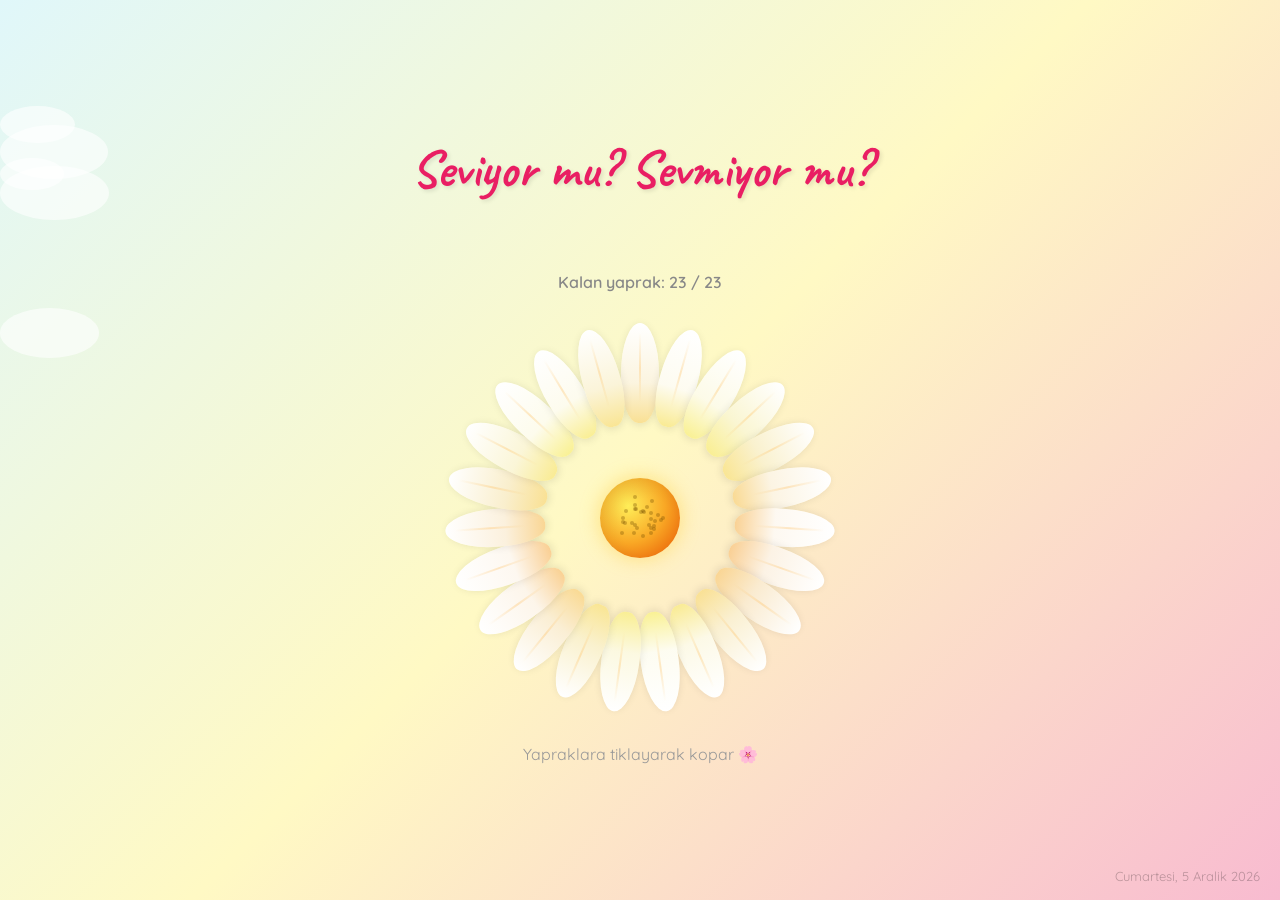
<file: index.html>
<!DOCTYPE html>
<html lang="tr">
<head>
<meta charset="UTF-8">
<meta name="viewport" content="width=device-width, initial-scale=1.0">
<title>🌼 Seviyor mu? Sevmiyor mu?</title>
<style>
  @import url('https://fonts.googleapis.com/css2?family=Caveat:wght@400;700&family=Quicksand:wght@400;600;700&display=swap');

  * { margin: 0; padding: 0; box-sizing: border-box; }

  body {
    min-height: 100vh;
    background: linear-gradient(135deg, #e0f7fa 0%, #fff9c4 50%, #f8bbd0 100%);
    display: flex; flex-direction: column; align-items: center; justify-content: center;
    font-family: 'Quicksand', sans-serif;
    overflow: hidden;
    user-select: none;
  }

  .sky {
    position: fixed; top: 0; left: 0; width: 100%; height: 100%; pointer-events: none; z-index: 0;
  }

  .cloud {
    position: absolute; background: white; border-radius: 50%; opacity: 0.6;
    animation: float-cloud linear infinite;
  }

  @keyframes float-cloud {
    from { transform: translateX(-200px); }
    to { transform: translateX(calc(100vw + 200px)); }
  }

  .title {
    font-family: 'Caveat', cursive; font-size: clamp(28px, 6vw, 52px);
    color: #e91e63; text-align: center; z-index: 2;
    margin-bottom: 10px; text-shadow: 2px 2px 4px rgba(0,0,0,0.1);
  }

  .status {
    font-family: 'Caveat', cursive; font-size: clamp(24px, 5vw, 42px);
    min-height: 50px; z-index: 2; text-align: center;
    transition: all 0.3s; margin-bottom: 10px;
  }

  .status.seviyor { color: #e91e63; }
  .status.sevmiyor { color: #7b1fa2; }

  .petal-count {
    font-size: 16px; color: #888; z-index: 2; margin-bottom: 16px;
    font-weight: 600;
  }

  .daisy-container {
    position: relative; width: clamp(280px, 70vw, 420px); height: clamp(280px, 70vw, 420px);
    z-index: 2;
  }

  .center-circle {
    position: absolute; width: 80px; height: 80px;
    background: radial-gradient(circle at 35% 35%, #ffee58, #f9a825, #e65100);
    border-radius: 50%; top: 50%; left: 50%;
    transform: translate(-50%, -50%);
    z-index: 10; box-shadow: 0 0 20px rgba(255,193,7,0.4);
    cursor: default;
  }

  .center-circle::after {
    content: ''; position: absolute; width: 100%; height: 100%;
    border-radius: 50%;
    background: radial-gradient(circle at 60% 60%, transparent 40%, rgba(0,0,0,0.08) 100%);
  }

  /* Seed dots on center */
  .seed-dots {
    position: absolute; width: 100%; height: 100%; border-radius: 50%; overflow: hidden;
  }

  .seed-dot {
    position: absolute; width: 4px; height: 4px;
    background: rgba(120, 80, 0, 0.35); border-radius: 50%;
  }

  .petal {
    position: absolute; width: 38px; height: 100px;
    top: 50%; left: 50%;
    transform-origin: 50% 100%;
    cursor: pointer; transition: filter 0.2s;
    z-index: 5;
  }

  .petal:hover { filter: brightness(1.15) drop-shadow(0 0 8px rgba(255,255,255,0.8)); }

  .petal-shape {
    width: 100%; height: 100%;
    background: linear-gradient(180deg, #ffffff 0%, #fff8e1 60%, #ffe082 100%);
    border-radius: 50% 50% 45% 45%;
    box-shadow: 0 2px 8px rgba(0,0,0,0.1);
    position: relative; overflow: hidden;
  }

  .petal-shape::after {
    content: ''; position: absolute;
    width: 2px; height: 70%; top: 10%; left: 50%;
    transform: translateX(-50%);
    background: linear-gradient(to bottom, transparent, rgba(255,183,77,0.3), transparent);
    border-radius: 2px;
  }

  .petal.falling {
    animation: petal-fall 1.5s ease-in forwards;
    pointer-events: none; z-index: 20;
  }

  @keyframes petal-fall {
    0% { opacity: 1; }
    20% { opacity: 1; }
    100% {
      opacity: 0;
      transform: var(--fall-transform);
    }
  }

  /* Final result overlay */
  .result-overlay {
    display: none; position: fixed; top: 0; left: 0; width: 100%; height: 100%;
    background: rgba(0,0,0,0.3); z-index: 100;
    flex-direction: column; align-items: center; justify-content: center;
    animation: fade-in 0.5s ease;
  }

  .result-overlay.show { display: flex; }

  @keyframes fade-in { from { opacity: 0; } to { opacity: 1; } }

  .result-card {
    background: white; border-radius: 24px; padding: 40px 50px;
    text-align: center; box-shadow: 0 20px 60px rgba(0,0,0,0.2);
    animation: pop-in 0.6s cubic-bezier(0.175, 0.885, 0.32, 1.275);
    max-width: 90vw;
  }

  @keyframes pop-in {
    0% { transform: scale(0.5); opacity: 0; }
    100% { transform: scale(1); opacity: 1; }
  }

  .result-emoji { font-size: 72px; margin-bottom: 16px; }
  .result-text {
    font-family: 'Caveat', cursive; font-size: clamp(32px, 8vw, 56px);
    color: #e91e63; margin-bottom: 12px;
  }
  .result-sub {
    font-size: clamp(14px, 3vw, 18px); color: #888; margin-bottom: 24px;
    line-height: 1.6;
  }

  .btn-again {
    background: linear-gradient(135deg, #e91e63, #f06292);
    color: white; border: none; padding: 14px 36px;
    border-radius: 50px; font-size: 18px; font-family: 'Quicksand', sans-serif;
    font-weight: 700; cursor: pointer;
    transition: transform 0.2s, box-shadow 0.2s;
    box-shadow: 0 4px 15px rgba(233,30,99,0.3);
  }

  .btn-again:hover {
    transform: scale(1.05);
    box-shadow: 0 6px 20px rgba(233,30,99,0.4);
  }

  /* Floating hearts */
  .heart {
    position: fixed; font-size: 24px; z-index: 50;
    animation: float-heart 3s ease-in forwards;
    pointer-events: none;
  }

  @keyframes float-heart {
    0% { opacity: 1; transform: translateY(0) scale(1) rotate(0deg); }
    100% { opacity: 0; transform: translateY(-300px) scale(1.5) rotate(20deg); }
  }

  /* Fallen petals on ground */
  .ground-petal {
    position: fixed; bottom: -10px; width: 25px; height: 60px; z-index: 1;
    opacity: 0.5; pointer-events: none;
  }

  .ground-petal .petal-shape {
    width: 100%; height: 100%;
  }

  .instruction {
    font-size: clamp(13px, 2.5vw, 16px); color: #999; z-index: 2;
    margin-top: 16px; animation: pulse-text 2s ease-in-out infinite;
  }

  @keyframes pulse-text {
    0%, 100% { opacity: 0.6; }
    50% { opacity: 1; }
  }

  .date-info {
    position: fixed; bottom: 16px; right: 20px;
    font-size: 13px; color: rgba(0,0,0,0.25); z-index: 2;
  }

  .love-meter {
    position: fixed; top: 16px; right: 20px; z-index: 2;
    font-family: 'Caveat', cursive; font-size: 18px; color: #e91e63;
  }
</style>
</head>
<body>

<div class="sky" id="sky"></div>

<div class="love-meter" id="loveMeter"></div>

<h1 class="title" id="title">Seviyor mu? Sevmiyor mu?</h1>
<div class="status" id="status"></div>
<div class="petal-count" id="petalCount"></div>

<div class="daisy-container" id="daisy">
  <div class="center-circle">
    <div class="seed-dots" id="seedDots"></div>
  </div>
</div>

<div class="instruction" id="instruction">Yapraklara tiklayarak kopar 🌸</div>

<div class="date-info" id="dateInfo"></div>

<div class="result-overlay" id="resultOverlay">
  <div class="result-card">
    <div class="result-emoji" id="resultEmoji">💖</div>
    <div class="result-text" id="resultText">SEVİYOR!</div>
    <div class="result-sub" id="resultSub"></div>
    <button class="btn-again" onclick="resetGame()">Bir Daha Dene 🌼</button>
  </div>
</div>

<script>
const funnyMessages = [
  "Bunu bilmek icin papatyaya mi sordun? 😄",
  "Papatya bile biliyor, sen hala suphe ediyorsun! 💕",
  "Seni sevmeyen var mi ki zaten? 🥰",
  "Tabii ki seviyor! Baska sonuc mu bekliyordun? 😏",
  "Evren seni seviyor, papatya sadece onayliyor 🌌",
  "Bu sonucu degistirmek icin 1000 papatya lazim 😜",
  "Papatya: 'Beni yoluyorsun ama haklisin' dedi 🌼",
  "Matematik bile diyor ki: SEVIYOR! 📐💗",
  "Plot twist yok, seni seviyor! 🎬",
  "Spoiler: Her zaman seviyor 🤫",
  "Yapraklari sayma, kalpleri say! 💝",
  "Papatya yoruldu ama sonuc degismedi 😅",
  "Bu papatya asla yalan soylemez! 🤥❌",
  "Seni sevmeyen papatya daha icat edilmedi 🔬",
  "Evrendeki tum papatyalar hemfikir: SEVIYOR! 🌍"
]

const loveQuotes = [
  "Sevgi saymakla bitmez... ama biz yine de saydik 💕",
  "Her yaprak bir 'seni seviyorum' demek 🌸",
  "Papatyalar yalan soylemez! 🌼",
]

let petals = []
let petalCount = 0
let pickedCount = 0
let currentText = ''
let gameActive = false

function getDailyPetalCount() {
  const today = new Date()
  const seed = today.getFullYear() * 10000 + (today.getMonth() + 1) * 100 + today.getDate()
  // Simple hash
  let hash = seed
  hash = ((hash >> 16) ^ hash) * 0x45d9f3b
  hash = ((hash >> 16) ^ hash) * 0x45d9f3b
  hash = (hash >> 16) ^ hash
  // Range: 11-25, always ODD so it ends on "seviyor"
  let count = 11 + (Math.abs(hash) % 8) * 2 // 11,13,15,17,19,21,23,25
  return count
}

function createClouds() {
  const sky = document.getElementById('sky')
  for (let i = 0; i < 5; i++) {
    const cloud = document.createElement('div')
    cloud.className = 'cloud'
    const size = 60 + Math.random() * 100
    cloud.style.width = size + 'px'
    cloud.style.height = (size * 0.5) + 'px'
    cloud.style.top = (Math.random() * 40) + '%'
    cloud.style.animationDuration = (20 + Math.random() * 30) + 's'
    cloud.style.animationDelay = (-Math.random() * 30) + 's'
    sky.appendChild(cloud)
  }
}

function createSeedDots() {
  const container = document.getElementById('seedDots')
  container.innerHTML = ''
  for (let i = 0; i < 30; i++) {
    const dot = document.createElement('div')
    dot.className = 'seed-dot'
    const angle = Math.random() * Math.PI * 2
    const r = 8 + Math.random() * 24
    dot.style.left = (50 + Math.cos(angle) * r) + '%'
    dot.style.top = (50 + Math.sin(angle) * r) + '%'
    container.appendChild(dot)
  }
}

function createDaisy() {
  const container = document.getElementById('daisy')
  // Remove old petals
  container.querySelectorAll('.petal').forEach(p => p.remove())

  petalCount = getDailyPetalCount()
  pickedCount = 0
  petals = []
  gameActive = true

  const angleStep = 360 / petalCount
  const radius = 95 // distance from center

  for (let i = 0; i < petalCount; i++) {
    const angle = angleStep * i - 90
    const rad = (angle * Math.PI) / 180

    const petal = document.createElement('div')
    petal.className = 'petal'
    petal.innerHTML = '<div class="petal-shape"></div>'

    // Position: translate outward then rotate
    const tx = Math.cos(rad) * radius
    const ty = Math.sin(rad) * radius
    petal.style.transform = `translate(calc(-50% + ${tx}px), calc(-100% + ${ty}px)) rotate(${angle + 90}deg)`
    petal.dataset.index = i
    petal.dataset.angle = angle

    // Slight color variation
    const hue = 45 + Math.sin(i * 0.7) * 10
    const light = 93 + Math.sin(i * 1.3) * 4
    petal.querySelector('.petal-shape').style.background =
      `linear-gradient(180deg, hsl(0,0%,100%) 0%, hsl(${hue},80%,${light}%) 60%, hsl(${hue},90%,78%) 100%)`

    petal.addEventListener('click', () => pickPetal(petal, i))
    container.appendChild(petal)
    petals.push(petal)
  }

  updateUI()
}

function pickPetal(petal, index) {
  if (!gameActive || petal.classList.contains('falling')) return

  pickedCount++
  const isSeviyor = pickedCount % 2 === 1

  // Animate falling
  const angle = parseFloat(petal.dataset.angle)
  const fallX = (Math.random() - 0.5) * 300
  const fallY = 400 + Math.random() * 200
  const rotation = angle + 90 + (Math.random() - 0.5) * 360

  petal.style.setProperty('--fall-transform',
    `translate(calc(-50% + ${fallX}px), ${fallY}px) rotate(${rotation}deg) scale(0.5)`)
  petal.classList.add('falling')

  // Add ground petal
  setTimeout(() => {
    addGroundPetal(petal)
  }, 1200)

  // Update status
  currentText = isSeviyor ? 'Seviyor 💗' : 'Sevmiyor 💔'
  document.getElementById('status').textContent = currentText
  document.getElementById('status').className = 'status ' + (isSeviyor ? 'seviyor' : 'sevmiyor')

  updateUI()

  // Check if done
  if (pickedCount === petalCount) {
    gameActive = false
    setTimeout(showResult, 800)
  }
}

function addGroundPetal(sourcePetal) {
  const gp = document.createElement('div')
  gp.className = 'ground-petal'
  gp.innerHTML = '<div class="petal-shape"></div>'
  gp.style.left = (10 + Math.random() * 80) + '%'
  gp.style.transform = `rotate(${Math.random() * 360}deg)`
  gp.style.opacity = 0.3 + Math.random() * 0.2
  document.body.appendChild(gp)
}

function updateUI() {
  const remaining = petalCount - pickedCount
  document.getElementById('petalCount').textContent =
    remaining > 0 ? `Kalan yaprak: ${remaining} / ${petalCount}` : ''

  // Love meter
  const meter = document.getElementById('loveMeter')
  if (pickedCount > 0 && pickedCount < petalCount) {
    const hearts = '💗'.repeat(Math.min(pickedCount, 10))
    meter.textContent = hearts
  }

  // Hide instruction after first pick
  if (pickedCount > 0) {
    document.getElementById('instruction').style.display = 'none'
  }
}

function showResult() {
  // Spawn hearts
  for (let i = 0; i < 15; i++) {
    setTimeout(() => spawnHeart(), i * 150)
  }

  const msgIndex = Math.floor(Math.random() * funnyMessages.length)
  document.getElementById('resultSub').textContent = funnyMessages[msgIndex]

  const overlay = document.getElementById('resultOverlay')
  overlay.classList.add('show')
}

function spawnHeart() {
  const heart = document.createElement('div')
  heart.className = 'heart'
  heart.textContent = ['💖','💗','💕','💝','❤️','🌸','🌺','✨'][Math.floor(Math.random() * 8)]
  heart.style.left = (10 + Math.random() * 80) + '%'
  heart.style.bottom = '10%'
  heart.style.fontSize = (20 + Math.random() * 20) + 'px'
  document.body.appendChild(heart)
  setTimeout(() => heart.remove(), 3000)
}

function resetGame() {
  document.getElementById('resultOverlay').classList.remove('show')
  document.getElementById('status').textContent = ''
  document.getElementById('loveMeter').textContent = ''
  document.getElementById('instruction').style.display = ''
  document.querySelectorAll('.ground-petal').forEach(p => p.remove())
  createDaisy()
}

function init() {
  createClouds()
  createSeedDots()
  createDaisy()

  // Date info
  const today = new Date()
  const days = ['Pazar','Pazartesi','Sali','Carsamba','Persembe','Cuma','Cumartesi']
  const months = ['Ocak','Subat','Mart','Nisan','Mayis','Haziran','Temmuz','Agustos','Eylul','Ekim','Kasim','Aralik']
  document.getElementById('dateInfo').textContent =
    `${days[today.getDay()]}, ${today.getDate()} ${months[today.getMonth()]} ${today.getFullYear()}`

  // Random love quote in title area
  const quote = loveQuotes[Math.floor(Math.random() * loveQuotes.length)]
  document.getElementById('title').title = quote
}

init()
</script>
</body>
</html>
</file>
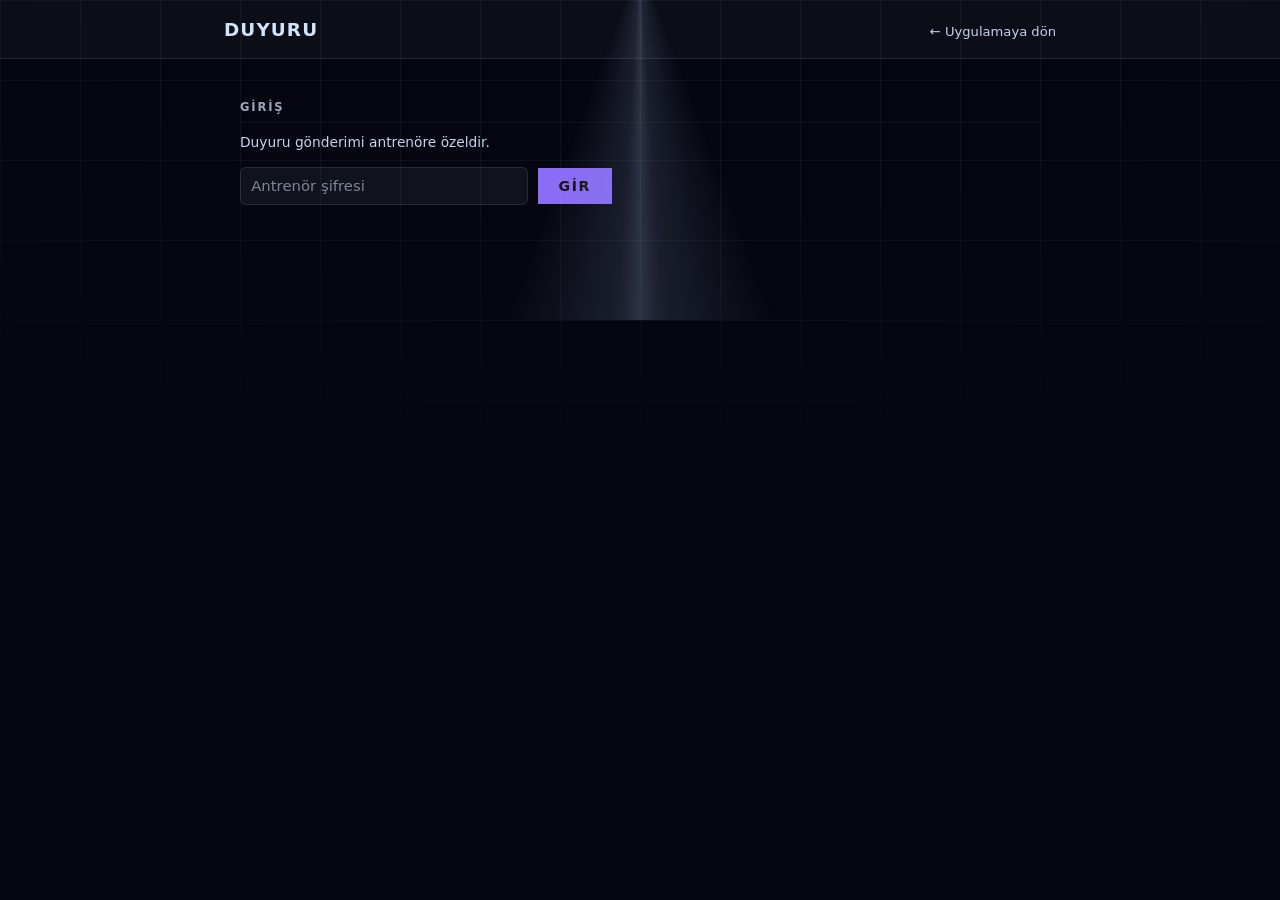
<file: evolog/duyuru.html>
<!doctype html>
<html lang="tr">
<head>
<meta charset="utf-8">
<meta name="robots" content="noindex, nofollow">
<meta name="viewport" content="width=device-width, initial-scale=1, viewport-fit=cover">
<title>Şerifali · Duyuru</title>
<link rel="preconnect" href="https://fonts.googleapis.com">
<link rel="preconnect" href="https://fonts.gstatic.com" crossorigin>
<link href="https://fonts.googleapis.com/css2?family=Barlow:wght@400;500;700&family=Barlow+Condensed:wght@400;600&display=swap" rel="stylesheet">
<link rel="stylesheet" href="panel.css">
<!-- Güncel görünüm katmanı. panel.css kendi (eski yeşil) token setini
     tanımlıyordu ve antrenör ekranları ana uygulamanın gece temasından
     geride kalmıştı. skin.css SONRA yüklenir ki :root tokenlarını ezsin. -->
<link rel="stylesheet" href="skin.css">
<style>
.onizleme{border:1px solid var(--line);border-left:3px solid var(--amber);padding:.75rem .8rem;
  margin:.6rem 0 1rem;background:var(--ink-2)}
.onizleme .b{font-family:var(--display);font-weight:600;font-size:.95rem;letter-spacing:.02em}
.onizleme .m{font-size:.88rem;color:var(--chalk-dim);margin-top:.3rem;line-height:1.5;
  white-space:pre-wrap;word-break:break-word}
.onizleme .u{font-size:.7rem;letter-spacing:.14em;text-transform:uppercase;color:var(--chalk-faint);
  margin-top:.5rem}
.gecmis{font-size:.88rem}
.gecmis .k{border-bottom:1px solid var(--line-soft);padding:.7rem 0}
.gecmis .k .ust{display:flex;justify-content:space-between;gap:.6rem;align-items:baseline}
.gecmis .k .ad{font-family:var(--display);font-weight:600;letter-spacing:.02em}
.gecmis .k .z{font-size:.72rem;letter-spacing:.1em;text-transform:uppercase;color:var(--chalk-faint)}
.gecmis .k .m{color:var(--chalk-dim);margin-top:.25rem;line-height:1.5}
.hint.uyari{color:var(--amber)}
.onizleme .kirpik{color:var(--chalk-faint)}
.sayac{font-size:.75rem;color:var(--chalk-faint);text-align:right;margin-top:-.4rem}
</style>
</head>
<body>
<script>
  if (location.search.indexOf("gomulu=1") !== -1) document.body.className = "gomulu";
</script>

<header><div class="in">
  <h1>Duyuru</h1>
  <a href="./">← Uygulamaya dön</a>
</div></header>

<div class="wrap">
  <section id="loginBox">
    <h2>Giriş</h2>
    <p class="hint">Duyuru gönderimi antrenöre özeldir.</p>
    <div class="row">
      <input type="password" id="pass" placeholder="Antrenör şifresi" autocomplete="current-password" style="max-width:18rem">
      <button id="loginBtn">Gir</button>
    </div>
    <div id="loginMsg"></div>
  </section>

  <main id="adminBox" hidden>
    <h2>Velilere bildirim</h2>
    <p class="hint">Bildirimi açık olan velilerin telefonuna anında düşer.
      <b>İlk cümleye en önemli bilgiyi yazın</b> — telefon bildirimi yalnızca ilk
      satırları gösterir. Tamamı uygulamadaki <b>Duyurular</b> bölümünde okunur,
      hiçbir şey kaybolmaz.</p>
    <p class="hint uyari">Duyurular uygulamada <b>herkese açık</b> görünür.
      Kadro, isim ve forma numarası sorun değil — bunlar zaten Kadro sekmesinde
      açık. Yazmayın: <b>telefon, adres, sağlık/sakatlık bilgisi</b> ve veli adı.</p>

    <input type="text" id="baslik" maxlength="60" placeholder="Başlık (örn. Antrenman değişikliği)">
    <textarea id="metin" maxlength="1000" rows="6"
      placeholder="Örnek: Yarınki antrenman 20:00'de Maltepe TOKİ'de. Servis 19:30'da okuldan kalkacak."></textarea>
    <div class="sayac" id="sayac">0 / 1000</div>

    <h2>Önizleme</h2>
    <div class="onizleme" id="onizleme"></div>
    <div class="onizleme" id="onizlemeTam"></div>

    <div class="row">
      <button id="gonderBtn">Gönder</button>
      <button class="ghost" id="temizleBtn">Temizle</button>
    </div>
    <div id="mesaj"></div>

    <h2>Gönderilenler</h2>
    <div class="gecmis" id="gecmis"></div>
  </main>
</div>

<script src="panel-auth.js"></script>
<script src="duyuru.js"></script>
</body>
</html>
</file>
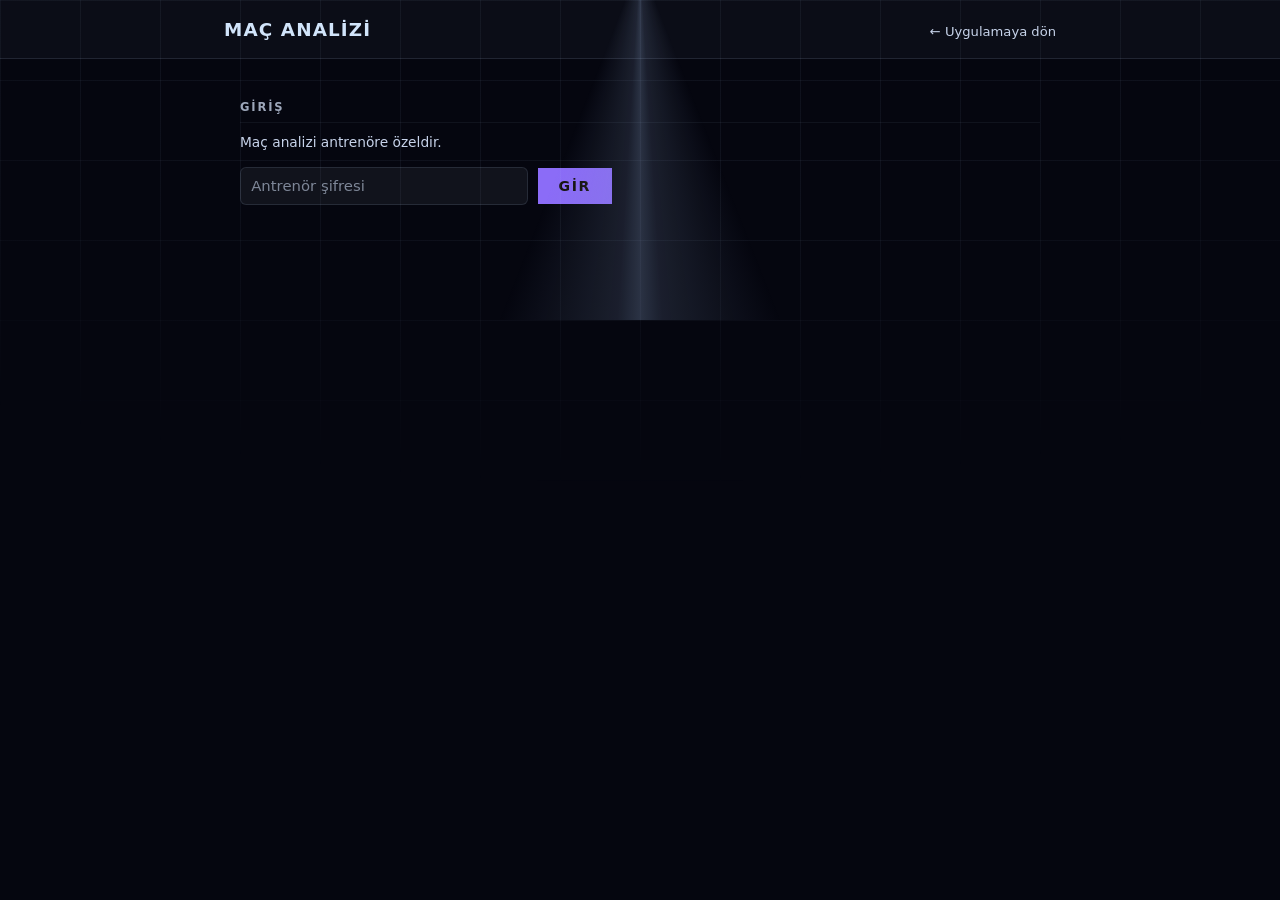
<file: evolog/macanaliz.html>
<!doctype html>
<html lang="tr">
<head>
<meta charset="utf-8">
<meta name="robots" content="noindex, nofollow">
<meta name="viewport" content="width=device-width, initial-scale=1, viewport-fit=cover">
<title>Şerifali · Maç analizi</title>
<link rel="preconnect" href="https://fonts.googleapis.com">
<link rel="preconnect" href="https://fonts.gstatic.com" crossorigin>
<link href="https://fonts.googleapis.com/css2?family=Barlow:wght@400;500;700&family=Barlow+Condensed:wght@400;600&display=swap" rel="stylesheet">
<link rel="stylesheet" href="panel.css">
<!-- Güncel görünüm katmanı. panel.css kendi (eski yeşil) token setini
     tanımlıyordu ve antrenör ekranları ana uygulamanın gece temasından
     geride kalmıştı. skin.css SONRA yüklenir ki :root tokenlarını ezsin. -->
<link rel="stylesheet" href="skin.css">
<style>
/* maç şeridi */
.macseridi{display:flex;gap:.45rem;overflow-x:auto;padding:.15rem .15rem .6rem;scrollbar-width:none}
.macseridi::-webkit-scrollbar{display:none}
.macseridi button{flex:0 0 auto;display:flex;flex-direction:column;align-items:flex-start;gap:.15rem;
  background:none;color:var(--chalk-dim);border:1px solid var(--line);padding:.5rem .8rem;
  font-family:var(--display);font-weight:600;font-size:.82rem;letter-spacing:.04em;
  text-transform:none;line-height:1.25;min-height:44px}
.macseridi button small{font-size:11px;font-family:var(--body);letter-spacing:0;opacity:.85}
.macseridi button[aria-pressed=true]{background:var(--amber);color:var(--ink);border-color:var(--amber)}

/* skor başlığı */
.skor{display:grid;grid-template-columns:1fr auto 1fr;gap:.6rem;align-items:center;
  border:1px solid var(--line);border-left:3px solid var(--amber);padding:.8rem .75rem;margin-bottom:.6rem}
.skor .tn{font-family:var(--display);font-weight:600;font-size:1rem;line-height:1.1;text-transform:uppercase}
.skor .sc{font-family:var(--display);font-weight:600;font-size:2rem;line-height:1}
.skor .r{text-align:right}
.skor .cey{grid-column:1/-1;border-top:1px solid var(--line-soft);padding-top:.5rem;margin-top:.3rem;
  font-size:.78rem;color:var(--chalk-faint);letter-spacing:.06em}

/* karşılaştırma tablosu */
.kt{width:100%;border-collapse:collapse;font-size:.9rem;margin:.2rem 0 1rem}
.kt th{font-family:var(--display);font-weight:600;font-size:.66rem;letter-spacing:.12em;
  text-transform:uppercase;color:var(--chalk-faint);border-bottom:1px solid var(--line);
  padding:.45rem .3rem;text-align:right}
.kt th:first-child{text-align:left}
.kt td{border-bottom:1px solid var(--line-soft);padding:.5rem .3rem;text-align:right;
  color:var(--chalk-dim);white-space:nowrap}
.kt td:first-child{text-align:left;color:var(--chalk-dim);white-space:normal}
.kt td b{font-family:var(--display);font-weight:600;font-size:1.05rem;color:var(--chalk)}
.kt td.one b{color:var(--amber)}
.kt .dn{display:block;font-size:.72rem;color:var(--chalk-faint);margin-top:.1rem}

/* liste (top kaybı, şut tipi) */
.dokum{display:grid;grid-template-columns:1fr auto;gap:.3rem .8rem;font-size:.9rem;
  color:var(--chalk-dim);margin-bottom:1rem}
.dokum b{font-family:var(--display);font-weight:600;color:var(--chalk);text-align:right}
.dokum span.s{color:var(--chalk-faint);font-size:.8rem}

/* saha ve grafik */
.saha{border:1px solid var(--line);padding:.5rem;margin-bottom:.4rem}
.saha svg,.grafik svg{width:100%;height:auto;display:block}
.grafik{border:1px solid var(--line);padding:.6rem .7rem;margin-bottom:.6rem}
.grafik .bas{display:flex;align-items:baseline;gap:.5rem;margin-bottom:.4rem}
.grafik .bas h4{margin:0;font-family:var(--display);font-weight:600;font-size:.85rem;
  letter-spacing:.14em;text-transform:uppercase}
.grafik .bas span{margin-left:auto;font-size:.78rem;color:var(--chalk-faint)}
.filtre{display:flex;gap:.35rem;flex-wrap:wrap;margin-bottom:.5rem}
.filtre button{background:none;border:1px solid var(--line);color:var(--chalk-dim);
  padding:.3rem .6rem;font-family:var(--display);font-weight:600;font-size:.72rem;
  letter-spacing:.08em;text-transform:none;min-height:34px}
.filtre button[aria-pressed=true]{background:var(--amber);color:var(--ink);border-color:var(--amber)}
.aciklama{font-size:.78rem;color:var(--chalk-faint);margin:.1rem 0 1rem;line-height:1.6}

/* oyuncu tablosu */
.ptab{width:100%;border-collapse:collapse;font-size:.88rem;margin-bottom:1rem}
.ptab th{text-align:right;font-family:var(--display);font-weight:600;font-size:.68rem;
  letter-spacing:.12em;text-transform:uppercase;color:var(--chalk-faint);
  border-bottom:1px solid var(--line);padding:.4rem .3rem}
.ptab th:first-child,.ptab td:first-child{text-align:left}
.ptab td{border-bottom:1px solid var(--line-soft);padding:.5rem .3rem;text-align:right;
  color:var(--chalk-dim)}
.ptab td b{font-family:var(--display);font-weight:600;color:var(--chalk)}
.ptab td.pm.arti{color:var(--win)}
.ptab td.pm.eksi{color:var(--loss)}

/* --- verimlilik olcumleri --- */
.olcumler{display:grid;grid-template-columns:repeat(3,1fr);gap:.4rem;margin:.2rem 0 .8rem}
.olcum{border:1px solid var(--line);padding:.55rem .45rem;text-align:center}
.olcum b{display:block;font-family:var(--display);font-weight:600;font-size:1.35rem;line-height:1.1}
.olcum span{display:block;font-size:.62rem;letter-spacing:.1em;text-transform:uppercase;
  color:var(--chalk-faint);margin-top:.25rem}
.olcum small{display:block;font-size:.66rem;color:var(--chalk-faint);opacity:.8;margin-top:.15rem}
.ff{width:100%;border-collapse:collapse;font-size:.88rem;margin-bottom:.4rem}
.ff th{text-align:right;font-family:var(--display);font-weight:600;font-size:.66rem;
  letter-spacing:.12em;text-transform:uppercase;color:var(--chalk-faint);
  border-bottom:1px solid var(--line);padding:.4rem .3rem}
.ff th:first-child,.ff td:first-child{text-align:left}
.ff td{border-bottom:1px solid var(--line-soft);padding:.5rem .3rem;text-align:right;
  color:var(--chalk-dim)}
.ff td b{font-family:var(--display);font-weight:600;color:var(--chalk)}
.ff .ffa{font-size:.7rem;color:var(--chalk-faint);margin-top:.15rem;line-height:1.4}
.ptab td small{color:var(--chalk-faint);font-size:.75rem}

.okuma{border:1px solid var(--line);background:var(--ink-2);padding:.75rem .8rem;margin:.3rem 0 1rem}
.okuma div{display:flex;gap:.55rem;padding:.35rem 0;font-size:.9rem;line-height:1.5;
  color:var(--chalk-dim);border-bottom:1px solid var(--line-soft)}
.okuma div:last-child{border-bottom:0}
.okuma b{color:var(--chalk);font-family:var(--display);font-weight:600}
.okuma .im{color:var(--amber);flex:0 0 auto}
/* Şut dökümü: grafik değil stat kutucuğu — her tip için tek manşet sayı. */
.sutdok{display:grid;grid-template-columns:repeat(3,1fr);gap:.6rem;margin:.2rem 0 1rem}
@media(max-width:26rem){.sutdok{grid-template-columns:1fr}}
.sd{border:1px solid var(--line);border-left:3px solid var(--amber);
  border-radius:10px;padding:.65rem .75rem}
.sd-b{font-family:var(--display);font-size:.72rem;letter-spacing:.1em;
  text-transform:uppercase;color:var(--chalk-faint)}
.sd-v{font-family:var(--display);font-weight:700;font-size:1.6rem;line-height:1.15;
  font-variant-numeric:tabular-nums;margin-top:.15rem}
.sd-v span{font-size:1rem;font-weight:600;color:var(--chalk-dim)}
.sd-y{font-family:var(--display);font-weight:600;font-size:1rem;color:var(--chalk-dim);
  font-variant-numeric:tabular-nums}
.sd-r{font-size:.75rem;color:var(--chalk-faint);margin-top:.3rem;
  font-variant-numeric:tabular-nums}
</style>
</head>
<body>
<script>
  if (location.search.indexOf("gomulu=1") !== -1) document.body.className = "gomulu";
</script>

<header><div class="in">
  <h1>Maç analizi</h1>
  <a href="./">← Uygulamaya dön</a>
</div></header>

<div class="wrap">
  <section id="loginBox">
    <h2>Giriş</h2>
    <p class="hint">Maç analizi antrenöre özeldir.</p>
    <div class="row">
      <input type="password" id="pass" placeholder="Antrenör şifresi" autocomplete="current-password" style="max-width:18rem">
      <button id="loginBtn">Gir</button>
    </div>
    <div id="loginMsg"></div>
  </section>

  <main id="adminBox" hidden>
    <h2>Maç</h2>
    <div class="macseridi" id="macSerit"></div>
    <div id="icerik"></div>
  </main>
</div>

<script src="panel-auth.js"></script>
<script src="panel-analiz.js"></script>
<script src="macanaliz.js"></script>
</body>
</html>
</file>
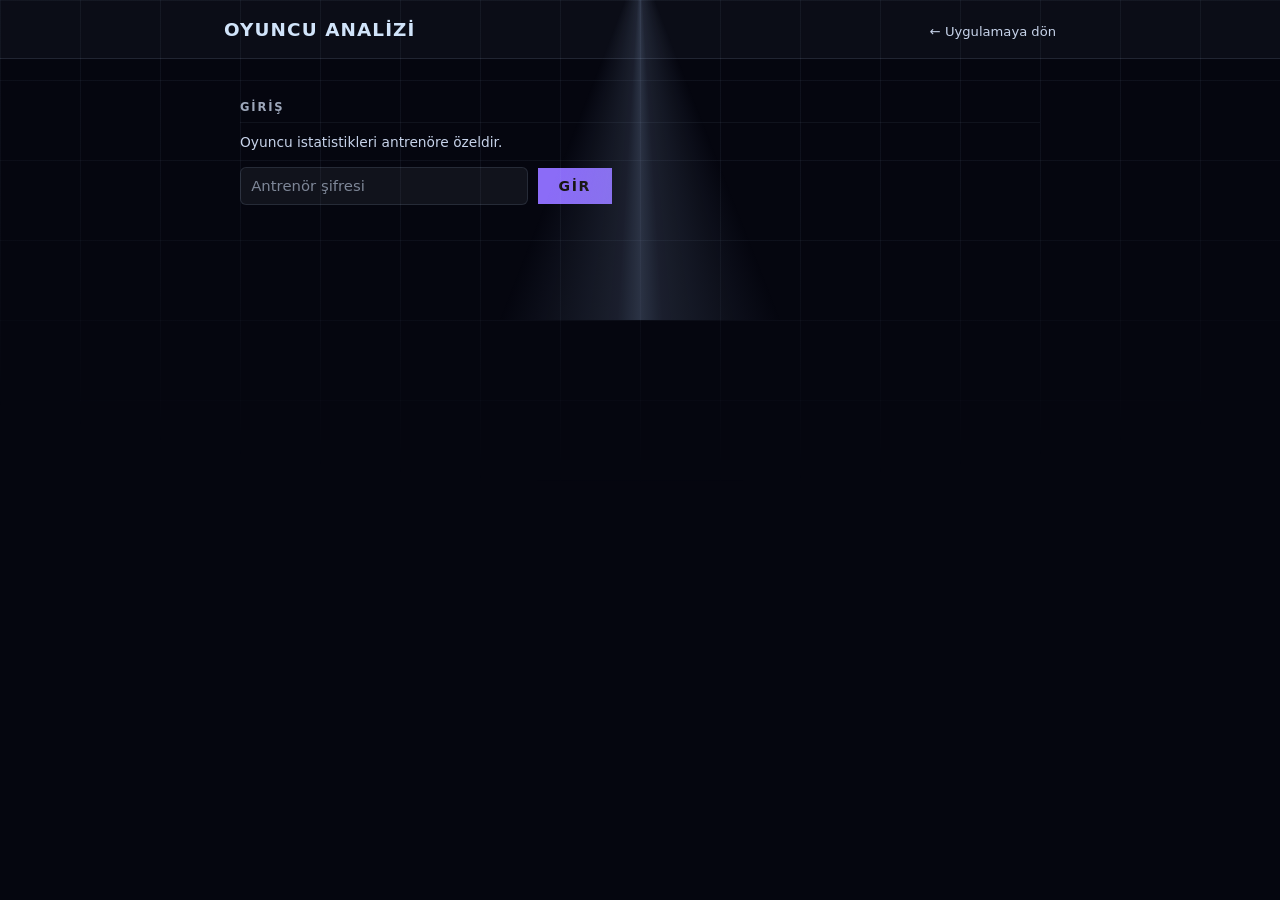
<file: evolog/oyuncular.html>
<!doctype html>
<html lang="tr">
<head>
<meta charset="utf-8">
<meta name="robots" content="noindex, nofollow">
<meta name="viewport" content="width=device-width, initial-scale=1, viewport-fit=cover">
<title>Şerifali · Oyuncu analizi</title>
<link rel="preconnect" href="https://fonts.googleapis.com">
<link rel="preconnect" href="https://fonts.gstatic.com" crossorigin>
<link href="https://fonts.googleapis.com/css2?family=Barlow:wght@400;500;700&family=Barlow+Condensed:wght@400;600&display=swap" rel="stylesheet">
<link rel="stylesheet" href="panel.css">
<!-- Güncel görünüm katmanı. panel.css kendi (eski yeşil) token setini
     tanımlıyordu ve antrenör ekranları ana uygulamanın gece temasından
     geride kalmıştı. skin.css SONRA yüklenir ki :root tokenlarını ezsin. -->
<link rel="stylesheet" href="skin.css">
<style>
/* --- oyuncu listesi -------------------------------------------------- */
.olist2{display:flex;flex-direction:column;gap:.4rem;margin:.3rem 0 1rem}
.orow{display:grid;grid-template-columns:2.2rem 1fr auto;gap:.6rem;align-items:center;
  background:var(--ink-2);border:1px solid var(--line-soft);border-radius:0;
  padding:.6rem .65rem;width:100%;text-align:left;font-family:var(--body);
  font-size:.95rem;text-transform:none;letter-spacing:0;color:var(--chalk);cursor:pointer}
.orow .no{font-family:var(--display);font-size:1.05rem;color:var(--amber);text-align:center}
.orow .nm{display:block;font-weight:600;line-height:1.2}
.orow .alt{display:block;color:var(--chalk-faint);font-size:.78rem;margin-top:.15rem}
.orow .big{font-family:var(--display);font-size:1.25rem;line-height:1;text-align:right}
.orow .big small{display:block;font-family:var(--body);font-size:.66rem;letter-spacing:.1em;
  text-transform:uppercase;color:var(--chalk-faint);margin-top:.2rem}

/* --- oyuncu künyesi -------------------------------------------------- */
.pkunye{display:flex;gap:.8rem;align-items:center;margin:.2rem 0 .9rem}
.pkunye img{width:58px;height:58px;border-radius:0;object-fit:cover;background:var(--ink-3)}
.pkunye h3{margin:0;font-family:var(--display);font-size:1.25rem;letter-spacing:.03em}
.pkunye .alt{color:var(--chalk-dim);font-size:.85rem;margin-top:.15rem}

.tiles{display:grid;grid-template-columns:repeat(3,1fr);gap:.45rem;margin:.2rem 0 1rem}
.tile{background:var(--ink-2);border:1px solid var(--line-soft);border-radius:0;padding:.55rem .5rem;
  text-align:center}
.tile b{display:block;font-family:var(--display);font-size:1.4rem;line-height:1.1;color:var(--chalk)}
.tile span{display:block;font-size:.66rem;letter-spacing:.1em;text-transform:uppercase;
  color:var(--chalk-faint);margin-top:.2rem}

/* --- grafik ---------------------------------------------------------- */
.chart{background:var(--ink-2);border:1px solid var(--line-soft);border-radius:0;
  padding:.65rem .7rem .5rem;margin-bottom:.55rem}
.chart .ch-h{display:flex;align-items:baseline;gap:.5rem;margin-bottom:.35rem}
.chart .ch-h h4{margin:0;font-family:var(--display);font-size:.9rem;letter-spacing:.06em;
  text-transform:uppercase;color:var(--chalk)}
.chart .ch-h .ort{color:var(--chalk-faint);font-size:.78rem;margin-left:auto}
.egilim{font-family:var(--display);font-size:.72rem;letter-spacing:.06em;border-radius:0;
  padding:.12rem .5rem;border:1px solid var(--line);color:var(--chalk-dim)}
.egilim.yukari{color:var(--win);border-color:rgb(79 212 138/.5)}
.egilim.asagi{color:var(--loss);border-color:rgb(242 105 94/.5)}
.chart svg{width:100%;height:auto;display:block;touch-action:manipulation}
.chart .cap{color:var(--chalk-dim);font-size:.78rem;margin-top:.3rem;min-height:1.1rem}

/* --- maç tablosu ----------------------------------------------------- */
.mtable{overflow-x:auto;-webkit-overflow-scrolling:touch}
.mtable table{width:100%;border-collapse:collapse;font-size:.85rem;min-width:33rem}
.mtable th{font-family:var(--display);font-weight:500;font-size:.68rem;letter-spacing:.1em;
  text-transform:uppercase;color:var(--chalk-faint);border-bottom:1px solid var(--line);
  padding:.4rem .35rem;text-align:right;white-space:nowrap}
.mtable th:first-child,.mtable td:first-child{text-align:left;position:sticky;left:0;
  background:var(--ink);white-space:nowrap}
.mtable td{border-bottom:1px solid var(--line-soft);padding:.45rem .35rem;text-align:right}
.mtable td b{font-family:var(--display);font-size:.95rem}
</style>
</head>
<body>
<script>
  if (location.search.indexOf("gomulu=1") !== -1) document.body.className = "gomulu";
</script>

<header><div class="in">
  <h1>Oyuncu analizi</h1>
  <a href="./">← Uygulamaya dön</a>
</div></header>

<div class="wrap">

  <section id="loginBox">
    <h2>Giriş</h2>
    <p class="hint">Oyuncu istatistikleri antrenöre özeldir.</p>
    <div class="row">
      <input type="password" id="pass" placeholder="Antrenör şifresi" autocomplete="current-password" style="max-width:18rem">
      <button id="loginBtn">Gir</button>
    </div>
    <div id="loginMsg"></div>
  </section>

  <main id="adminBox" hidden>
    <div id="listeGorunum">
      <h2>Kadro · sezon ortalamaları</h2>
      <p class="hint">Bir oyuncuya dokununca maç maç dökümü ve gelişim grafikleri açılır.</p>
      <div class="row" id="siralama" style="margin-top:.2rem"></div>
      <div class="olist2" id="olist"></div>
      <div id="listeMsg"></div>
    </div>

    <div id="oyuncuGorunum" hidden>
      <div class="row" style="margin:.2rem 0 .6rem">
        <button class="ghost" id="geriBtn">← Kadroya dön</button>
      </div>
      <div id="oyuncuIcerik"></div>
    </div>
  </main>
</div>

<script src="panel-auth.js"></script>
<script src="panel-analiz.js"></script>
<script src="oyuncular.js"></script>
</body>
</html>
</file>
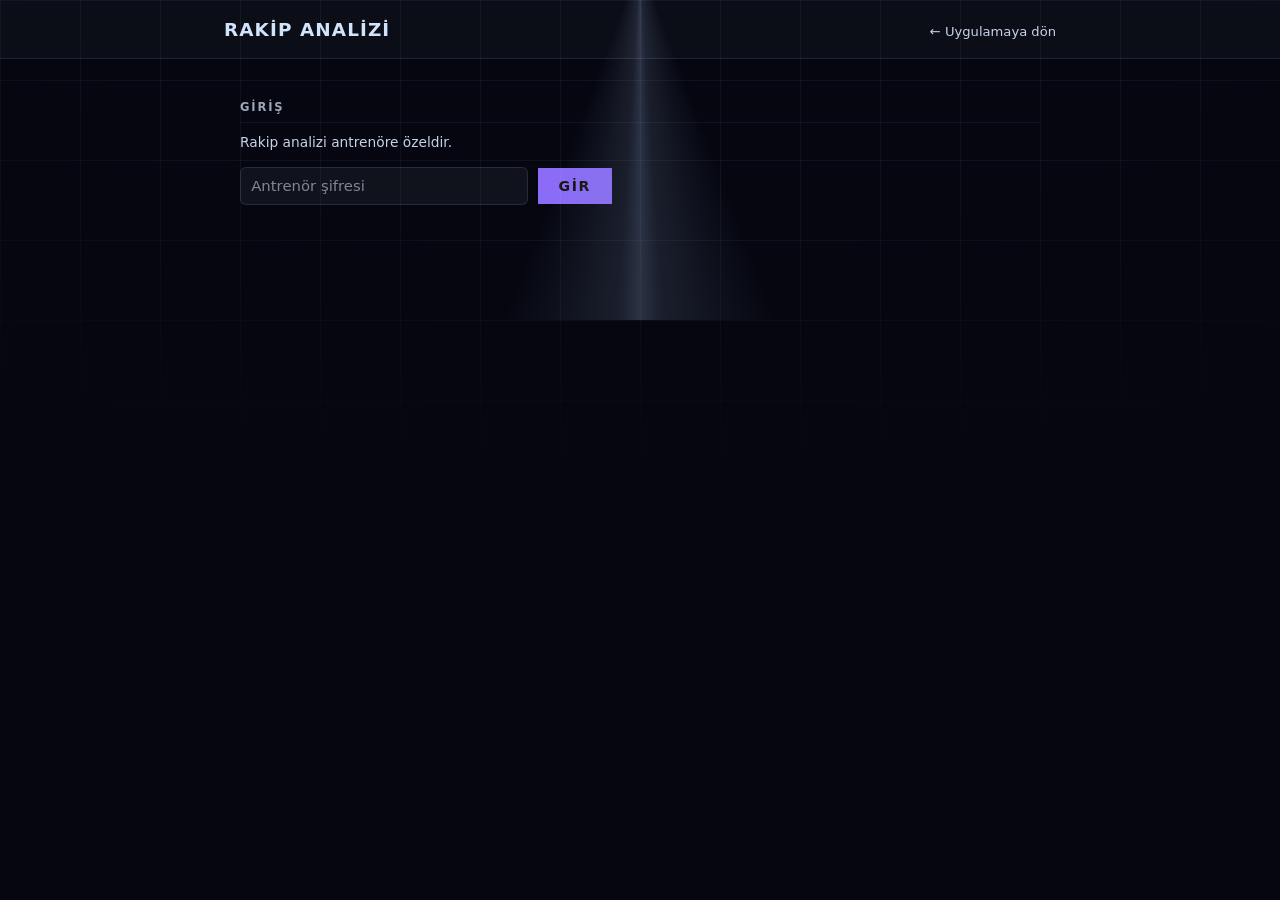
<file: evolog/rakip.html>
<!doctype html>
<html lang="tr">
<head>
<meta charset="utf-8">
<meta name="robots" content="noindex, nofollow">
<meta name="viewport" content="width=device-width, initial-scale=1, viewport-fit=cover">
<title>Şerifali · Rakip analizi</title>
<link rel="preconnect" href="https://fonts.googleapis.com">
<link rel="preconnect" href="https://fonts.gstatic.com" crossorigin>
<link href="https://fonts.googleapis.com/css2?family=Barlow:wght@400;500;700&family=Barlow+Condensed:wght@400;600&display=swap" rel="stylesheet">
<link rel="stylesheet" href="panel.css">
<!-- Güncel görünüm katmanı. panel.css kendi (eski yeşil) token setini
     tanımlıyordu ve antrenör ekranları ana uygulamanın gece temasından
     geride kalmıştı. skin.css SONRA yüklenir ki :root tokenlarını ezsin. -->
<link rel="stylesheet" href="skin.css">
<style>
.takimsec{display:flex;gap:.4rem;overflow-x:auto;padding:.15rem .15rem .6rem;scrollbar-width:none}
.takimsec::-webkit-scrollbar{display:none}
.takimsec button{flex:0 0 auto;background:none;color:var(--chalk-dim);border:1px solid var(--line);
  padding:.5rem .8rem;font-family:var(--display);font-weight:600;font-size:.8rem;
  letter-spacing:.04em;text-transform:none;min-height:44px;white-space:nowrap}
.takimsec button[aria-pressed=true]{background:var(--amber);color:var(--ink);border-color:var(--amber)}
.takimsec button.siradaki{border-color:var(--amber-line);color:var(--amber)}
/* Secili + siradaki ayni anda olabiliyor; amber zeminde amber yazi kaybolmasin. */
.takimsec button[aria-pressed=true].siradaki{color:var(--ink)}

.kunye{border:1px solid var(--line);border-left:3px solid var(--amber);padding:.8rem;margin-bottom:.7rem}
.kunye h3{margin:0;font-family:var(--display);font-weight:600;font-size:1.25rem;
  letter-spacing:.02em;text-transform:uppercase}
.kunye .alt{color:var(--chalk-dim);font-size:.85rem;margin-top:.2rem}

.kutular{display:grid;grid-template-columns:repeat(3,1fr);gap:.4rem;margin:.2rem 0 1rem}
.kutu{border:1px solid var(--line);padding:.55rem .5rem;text-align:center}
.kutu b{display:block;font-family:var(--display);font-weight:600;font-size:1.35rem;line-height:1.1}
.kutu span{display:block;font-size:.64rem;letter-spacing:.11em;text-transform:uppercase;
  color:var(--chalk-faint);margin-top:.25rem}

.maclist button{display:grid;grid-template-columns:3.2rem 1fr auto;gap:.6rem;align-items:center;
  width:100%;background:none;border:0;border-bottom:1px solid var(--line-soft);
  padding:.6rem 0;text-align:left;color:var(--chalk);font-family:var(--body);
  font-size:.9rem;text-transform:none;letter-spacing:0;min-height:44px}
.maclist .t{font-family:var(--display);font-weight:600;color:var(--chalk-faint);font-size:.8rem}
.maclist .s{font-family:var(--display);font-weight:600;font-size:1rem}
.maclist .g{color:var(--win)}
.maclist .m{color:var(--loss)}
/* Analizi henüz üretilmemiş maç: skoru görünür, tıklanamaz, sebebi yazılı. */
.maclist .yok{display:grid;grid-template-columns:3.2rem 1fr auto auto;gap:.6rem;
  align-items:center;padding:.55rem .7rem;border:1px dashed var(--line);
  border-radius:10px;opacity:.72;cursor:default}
.maclist .yok .nt{font-size:.7rem;letter-spacing:.06em;text-transform:uppercase;
  color:var(--chalk-faint)}

.okuma{border:1px solid var(--line);background:var(--ink-2);padding:.75rem .8rem;margin:.3rem 0 1rem}
.okuma div{display:flex;gap:.55rem;padding:.35rem 0;font-size:.9rem;line-height:1.5;
  color:var(--chalk-dim);border-bottom:1px solid var(--line-soft)}
.okuma div:last-child{border-bottom:0}
.okuma b{color:var(--chalk);font-family:var(--display);font-weight:600;white-space:nowrap}
.okuma .im{color:var(--amber);flex:0 0 auto}

.bolge{width:100%;border-collapse:collapse;font-size:.88rem;margin-bottom:.6rem}
.bolge th{text-align:right;font-family:var(--display);font-weight:600;font-size:.66rem;
  letter-spacing:.12em;text-transform:uppercase;color:var(--chalk-faint);
  border-bottom:1px solid var(--line);padding:.4rem .3rem}
.bolge th:first-child,.bolge td:first-child{text-align:left}
.bolge td{border-bottom:1px solid var(--line-soft);padding:.5rem .3rem;text-align:right;
  color:var(--chalk-dim)}
.bolge td b{font-family:var(--display);font-weight:600;color:var(--chalk)}
.bolge tr.vurgu td{color:var(--amber)}

.saha{border:1px solid var(--line);padding:.5rem;margin-bottom:.4rem}
.saha svg{width:100%;height:auto;display:block}
.aciklama{font-size:.78rem;color:var(--chalk-faint);margin:.1rem 0 1rem;line-height:1.6}
.ptab{width:100%;border-collapse:collapse;font-size:.88rem;margin-bottom:1rem}
.ptab th{text-align:right;font-family:var(--display);font-weight:600;font-size:.66rem;
  letter-spacing:.12em;text-transform:uppercase;color:var(--chalk-faint);
  border-bottom:1px solid var(--line);padding:.4rem .3rem}
.ptab th:first-child,.ptab td:first-child{text-align:left}
.ptab td{border-bottom:1px solid var(--line-soft);padding:.5rem .3rem;text-align:right;
  color:var(--chalk-dim)}
.ptab td b{font-family:var(--display);font-weight:600;color:var(--chalk)}
.ptab .no{color:var(--amber);font-family:var(--display);font-weight:600}

.ff{width:100%;border-collapse:collapse;font-size:.88rem;margin-bottom:.4rem}
.ff th{text-align:right;font-family:var(--display);font-weight:600;font-size:.66rem;
  letter-spacing:.12em;text-transform:uppercase;color:var(--chalk-faint);
  border-bottom:1px solid var(--line);padding:.4rem .3rem}
.ff th:first-child,.ff td:first-child{text-align:left}
.ff td{border-bottom:1px solid var(--line-soft);padding:.5rem .3rem;text-align:right;
  color:var(--chalk-dim)}
.ff td b{font-family:var(--display);font-weight:600;color:var(--chalk)}
.ff .ffa{font-size:.7rem;color:var(--chalk-faint);margin-top:.15rem;line-height:1.4}
</style>
</head>
<body>
<script>
  if (location.search.indexOf("gomulu=1") !== -1) document.body.className = "gomulu";
</script>

<header><div class="in">
  <h1>Rakip analizi</h1>
  <a href="./">← Uygulamaya dön</a>
</div></header>

<div class="wrap">
  <section id="loginBox">
    <h2>Giriş</h2>
    <p class="hint">Rakip analizi antrenöre özeldir.</p>
    <div class="row">
      <input type="password" id="pass" placeholder="Antrenör şifresi" autocomplete="current-password" style="max-width:18rem">
      <button id="loginBtn">Gir</button>
    </div>
    <div id="loginMsg"></div>
  </section>

  <main id="adminBox" hidden>
    <h2>Takım</h2>
    <div class="takimsec" id="takimSerit"></div>
    <div id="icerik"></div>
  </main>
</div>

<script src="panel-auth.js"></script>
<script src="panel-analiz.js"></script>
<script src="rakip.js"></script>
</body>
</html>
</file>
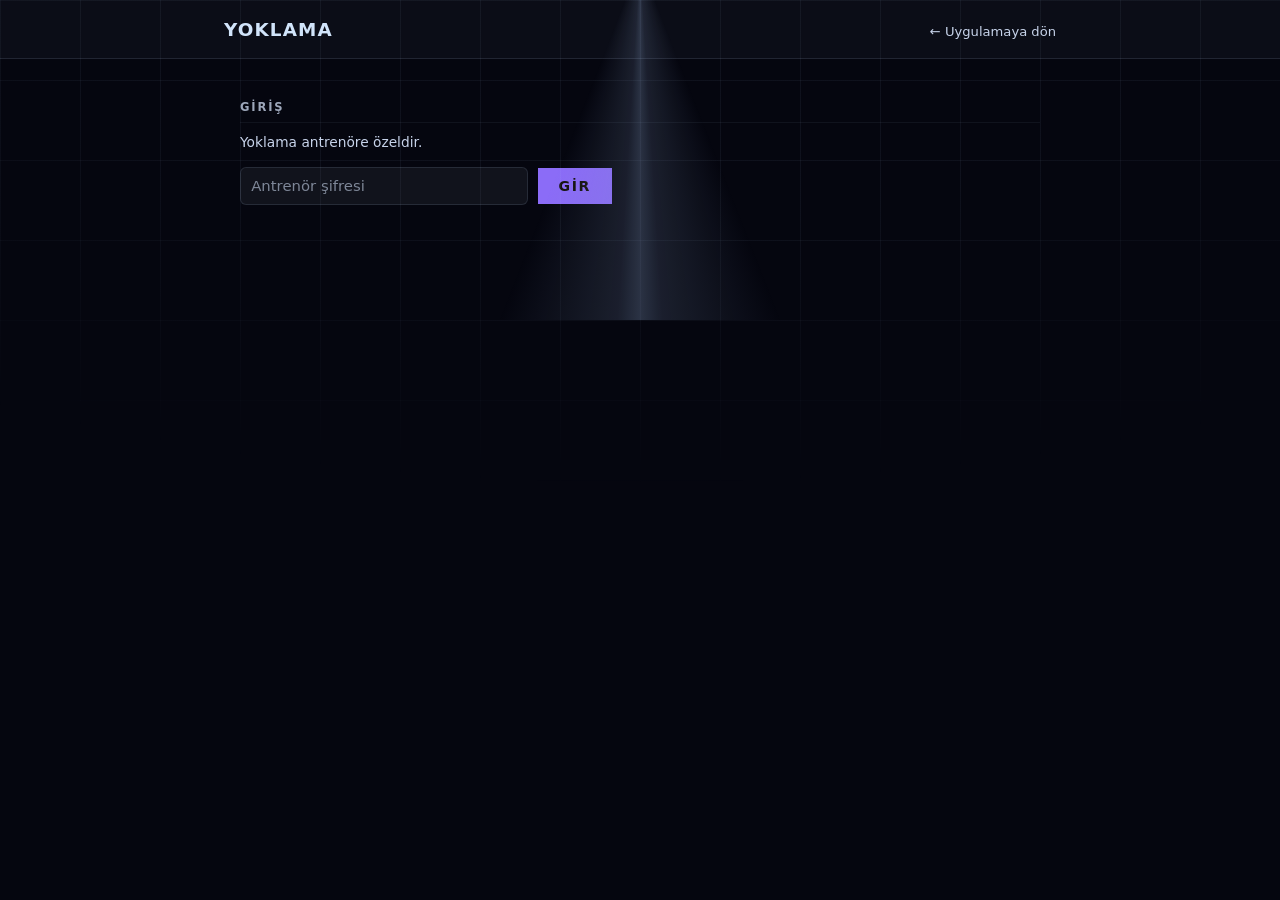
<file: evolog/yoklama.html>
<!doctype html>
<html lang="tr">
<head>
<meta charset="utf-8">
<meta name="robots" content="noindex, nofollow">
<meta name="viewport" content="width=device-width, initial-scale=1, viewport-fit=cover">
<title>Şerifali · Yoklama</title>
<link rel="preconnect" href="https://fonts.googleapis.com">
<link rel="preconnect" href="https://fonts.gstatic.com" crossorigin>
<link href="https://fonts.googleapis.com/css2?family=Barlow:wght@400;500;700&family=Barlow+Condensed:wght@400;600&display=swap" rel="stylesheet">
<link rel="stylesheet" href="panel.css">
<!-- Güncel görünüm katmanı. panel.css kendi (eski yeşil) token setini
     tanımlıyordu ve antrenör ekranları ana uygulamanın gece temasından
     geride kalmıştı. skin.css SONRA yüklenir ki :root tokenlarını ezsin. -->
<link rel="stylesheet" href="skin.css">
<style>
/* --- seans şeridi ---------------------------------------------------- */
.seans{display:flex;gap:.45rem;overflow-x:auto;padding:.15rem .15rem .5rem;
  -webkit-overflow-scrolling:touch;scrollbar-width:none}
.seans::-webkit-scrollbar{display:none}
.seans button{flex:0 0 auto;display:flex;flex-direction:column;align-items:flex-start;gap:.15rem;
  background:var(--ink-2);color:var(--chalk-dim);border:1px solid var(--line);border-radius:0;
  padding:.5rem .8rem;font-family:var(--display);font-size:.82rem;letter-spacing:.04em;
  text-transform:none;line-height:1.25}
.seans button small{font-size:11px;opacity:.8;font-family:var(--body);letter-spacing:0}
.seans button[aria-pressed=true]{background:var(--amber);color:#14110b;border-color:var(--amber)}
.seans button[aria-pressed=true] small{opacity:.85}
.seans .alindi{position:absolute}

/* --- oyuncu satırı --------------------------------------------------- */
.plist{display:flex;flex-direction:column;gap:.4rem;margin:.2rem 0 1rem}
.prow{display:grid;grid-template-columns:2.1rem 1fr;gap:.55rem;align-items:center;
  background:var(--ink-2);border:1px solid var(--line-soft);border-radius:0;padding:.5rem .55rem}
.prow .no{font-family:var(--display);font-size:1.05rem;color:var(--amber);text-align:center}
.prow .nm{font-size:.95rem;line-height:1.2;margin-bottom:.4rem;word-break:break-word}
.seg{display:grid;grid-template-columns:repeat(4,1fr);gap:.3rem}
.seg button{background:var(--ink-3);color:var(--chalk-dim);border:1px solid var(--line);
  border-radius:0;padding:.55rem .2rem;font-family:var(--display);font-size:.76rem;
  letter-spacing:.04em;text-transform:none;min-height:2.6rem}
.seg button[aria-pressed=true][data-s=geldi]{background:var(--win);color:#08160f;border-color:var(--win)}
.seg button[aria-pressed=true][data-s=gec]{background:var(--amber);color:#14110b;border-color:var(--amber)}
.seg button[aria-pressed=true][data-s=gelmedi]{background:var(--loss);color:#1a0b09;border-color:var(--loss)}
.seg button[aria-pressed=true][data-s=izinli]{background:var(--chalk-dim);color:#0f1e1c;border-color:var(--chalk-dim)}
.prow.bos{border-style:dashed}
.prow .nm{font-weight:600}

/* --- özet ------------------------------------------------------------ */
.ozet{display:flex;gap:.4rem;flex-wrap:wrap;margin:.2rem 0 .8rem}
.ozet span{background:var(--ink-3);border:1px solid var(--line);border-radius:0;
  padding:.2rem .7rem;font-size:.8rem;color:var(--chalk-dim)}
.ozet span b{color:var(--chalk)}
.devam table{width:100%;border-collapse:collapse;font-size:.9rem}
.devam th{text-align:left;font-family:var(--display);font-weight:500;font-size:.72rem;
  letter-spacing:.12em;text-transform:uppercase;color:var(--chalk-faint);
  border-bottom:1px solid var(--line);padding:.4rem .3rem}
.devam td{border-bottom:1px solid var(--line-soft);padding:.5rem .3rem}
.devam td.o{font-family:var(--display);font-size:1rem;text-align:right}
.devam .bar{height:5px;border-radius:0;background:var(--ink-3);margin-top:.25rem;overflow:hidden}
.devam .bar i{display:block;height:100%;background:var(--win)}
.devam .bar i.az{background:var(--loss)}
.devam .bar i.orta{background:var(--amber)}

/* --- devamsızlık dökümü --- */
.devam tr.tikla{cursor:pointer}
.devam tr.tikla:hover td{color:var(--amber)}
.dokumkutu{border:1px solid var(--line);border-left:3px solid var(--amber);padding:.8rem;margin:.6rem 0 1rem}
.dokumkutu .ust{display:flex;justify-content:space-between;align-items:center;gap:.6rem;margin-bottom:.6rem}
.dokumkutu .ad{font-family:var(--display);font-weight:600;font-size:1.05rem}
.dokumkutu .ozet2{display:flex;gap:.4rem;flex-wrap:wrap;margin-bottom:.6rem}
.dokumkutu .ozet2 span{border:1px solid var(--line);padding:.2rem .6rem;font-size:.78rem;
  color:var(--chalk-dim)}
.dokumkutu .ozet2 b{font-family:var(--display);font-weight:600;color:var(--chalk)}
.dokumkutu .seri{font-size:.9rem;color:var(--chalk-dim);margin:.2rem 0 .7rem;line-height:1.5}
.dokumkutu .seri.uyari{color:var(--loss)}
.dokumkutu .gunler div{display:flex;justify-content:space-between;gap:.6rem;
  padding:.45rem 0;border-bottom:1px solid var(--line-soft);font-size:.85rem;color:var(--chalk-dim)}
.dokumkutu .gunler div span:last-child{color:var(--chalk-faint);font-size:.78rem}
.dokumkutu .gunler.tum .d-gelmedi span:last-child{color:var(--loss)}
.dokumkutu .gunler.tum .d-geldi span:last-child{color:var(--win)}
.dokumkutu .gunler.tum .d-gec span:last-child{color:var(--amber)}
.eyebrow2{font-family:var(--display);font-weight:600;font-size:.7rem;letter-spacing:.14em;
  text-transform:uppercase;color:var(--chalk-faint);margin:.9rem 0 .3rem}
</style>
</head>
<body>
<script>
  if (location.search.indexOf("gomulu=1") !== -1) document.body.className = "gomulu";
</script>

<header><div class="in">
  <h1>Yoklama</h1>
  <a href="./">← Uygulamaya dön</a>
</div></header>

<div class="wrap">

  <section id="loginBox">
    <h2>Giriş</h2>
    <p class="hint">Yoklama antrenöre özeldir.</p>
    <div class="row">
      <input type="password" id="pass" placeholder="Antrenör şifresi" autocomplete="current-password" style="max-width:18rem">
      <button id="loginBtn">Gir</button>
    </div>
    <div id="loginMsg"></div>
  </section>

  <main id="adminBox" hidden>
    <h2>Antrenman</h2>
    <div class="seans" id="seansStrip"></div>
    <div class="row" style="margin-top:0">
      <input type="date" id="elleTarih" style="max-width:10.5rem">
      <input type="time" id="elleSaat" step="300" style="max-width:7rem">
      <button class="ghost" id="elleBtn">Başka gün</button>
    </div>
    <div id="seansMsg"></div>

    <h2>Kadro</h2>
    <div class="row" style="margin-top:.2rem">
      <button class="ghost" id="hepsiBtn">Hepsi geldi</button>
      <button class="ghost" id="temizleBtn">Temizle</button>
    </div>
    <div class="ozet" id="ozet"></div>
    <div class="plist" id="plist"></div>

    <h2>Devam durumu</h2>
    <p class="hint">Son antrenmanlara göre. İzinli günler oranı düşürmez.</p>
    <div class="devam" id="devam"></div>
    <div id="dokum"></div>
  </main>
</div>

<div class="bar" id="bar" hidden><div class="in">
  <div class="msg" id="saveMsg">Yoklama alınmadı.</div>
  <button id="saveBtn">Kaydet</button>
</div></div>

<script src="panel-auth.js"></script>
<script src="yoklama.js"></script>
</body>
</html>
</file>
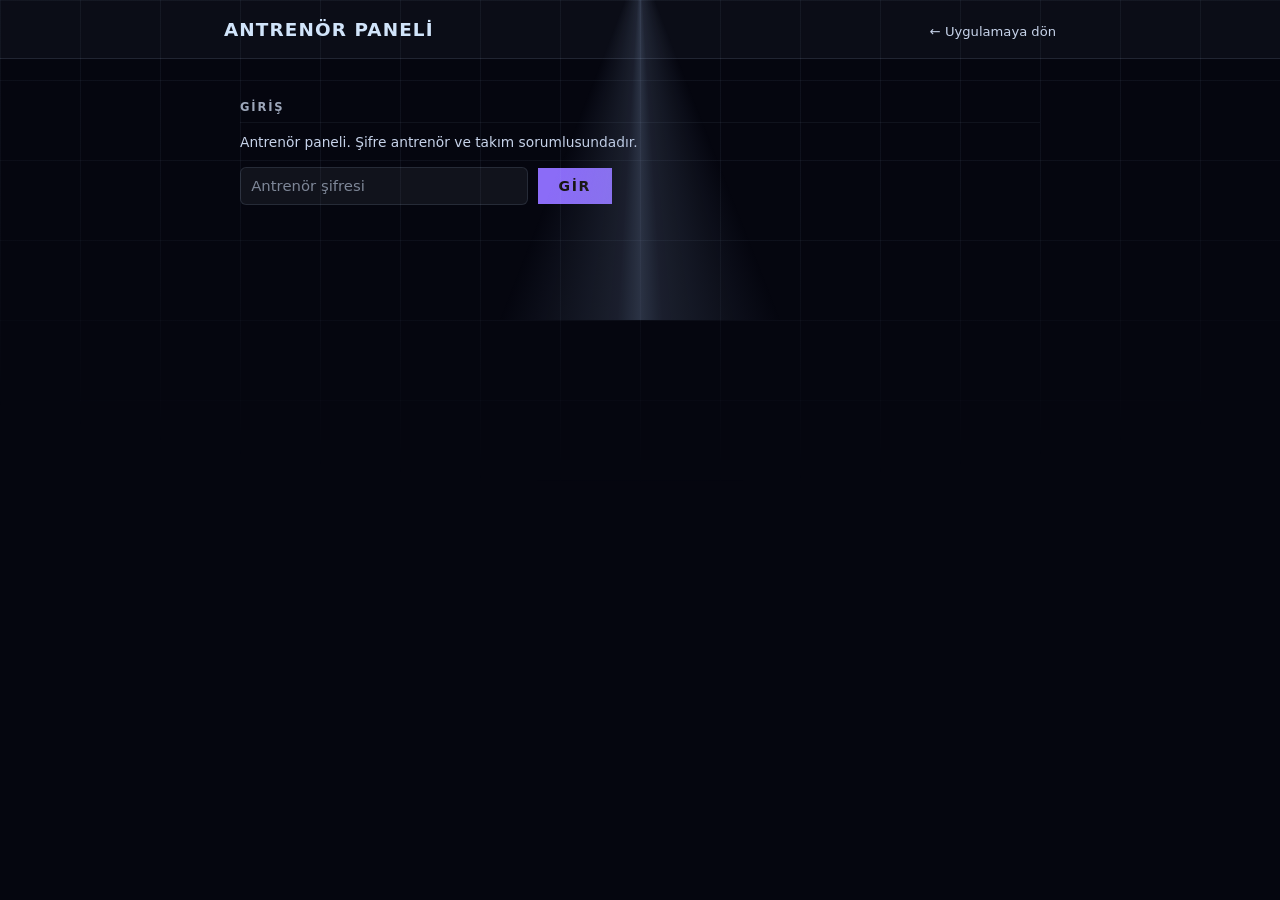
<file: evolog/yonetim.html>
<!doctype html>
<html lang="tr">
<head>
<meta charset="utf-8">
<meta name="robots" content="noindex, nofollow">
<meta name="viewport" content="width=device-width, initial-scale=1, viewport-fit=cover">
<title>Şerifali · Antrenör paneli</title>
<link rel="preconnect" href="https://fonts.googleapis.com">
<link rel="preconnect" href="https://fonts.gstatic.com" crossorigin>
<link href="https://fonts.googleapis.com/css2?family=Barlow:wght@400;500;700&family=Barlow+Condensed:wght@400;600&display=swap" rel="stylesheet">
<link rel="stylesheet" href="panel.css">
<!-- Güncel görünüm katmanı. panel.css kendi (eski yeşil) token setini
     tanımlıyordu ve antrenör ekranları ana uygulamanın gece temasından
     geride kalmıştı. skin.css SONRA yüklenir ki :root tokenlarını ezsin. -->
<link rel="stylesheet" href="skin.css">
</head>
<body>
<script>
  /* Uygulamanin icindeki cerceveden acildiysa kendi basligimizi gizle. */
  if (location.search.indexOf("gomulu=1") !== -1) document.body.className = "gomulu";
</script>

<header><div class="in">
  <h1>Antrenör paneli</h1>
  <a href="./">← Uygulamaya dön</a>
</div></header>

<div class="wrap">

  <section id="loginBox">
    <h2>Giriş</h2>
    <p class="hint">Antrenör paneli. Şifre antrenör ve takım sorumlusundadır.</p>
    <div class="row">
      <input type="password" id="pass" placeholder="Antrenör şifresi" autocomplete="current-password" style="max-width:18rem">
      <button id="loginBtn">Gir</button>
    </div>
    <div id="loginMsg"></div>
  </section>

  <main id="adminBox" hidden>
    <div class="teamstrip" id="teamStrip" hidden></div>

    <!-- Telefonda en cok yapilan is "bir antrenmanin saatini degistirmek";
         o yuzden hafta secimi ve antrenmanlar en ustte, digerleri katlanmis. -->
    <h2>Hangi hafta</h2>
    <div class="teamstrip weekstrip" id="weekStrip"></div>
    <p class="hint">Hafta geçtiğinde uygulama velilere “önümüzdeki haftanın programı
      henüz açıklanmadı” yazar.</p>

    <h2>Antrenmanlar</h2>
    <div id="sessions"></div>
    <div class="row">
      <button class="ghost" id="addBtn">Antrenman ekle</button>
      <button class="ghost" id="reloadBtn">Kayıtlıyı getir</button>
    </div>
    <div id="parseMsg"></div>

    <h2>İzin günleri</h2>
    <p class="hint">Antrenman ve maç olmayan günler velilere zaten otomatik
      “İzin” görünür — burayı doldurmak zorunda değilsiniz. İşaretlemek, o günü
      bilerek boş bıraktığınızı kayda geçirir. Antrenman girilen gün seçilemez.</p>
    <div class="teamstrip" id="offStrip"></div>

    <details class="kat">
      <summary>WhatsApp mesajından doldur</summary>
      <p class="hint">Gruptan gelen mesajı olduğu gibi yapıştırın — gün, saat, salon ve
        iptal bilgileri ayıklanır. Anlaşılmayan satırlar ayrıca gösterilir.</p>
      <textarea id="raw" placeholder="Örnek:&#10;Merhabalar, bu haftanın programı:&#10;Salı 18:30-20:00 Şerifali Spor Salonu&#10;Perşembe 19:00 Ülker&#10;Cumartesi maç var, antrenman yok"></textarea>
      <div class="row"><button id="parseBtn">Çözümle</button></div>
    </details>

    <details class="kat">
      <summary>Salonlar</summary>
      <div id="venues"></div>
      <div class="row"><button class="ghost" id="addVenueBtn">Salon ekle</button></div>
    </details>

    <details class="kat">
      <summary>Tek seferlik değişiklikler</summary>
      <p class="hint">İptal, tatil ya da bir günlük saat değişikliği.</p>
      <div id="exceptions"></div>
      <div class="row"><button class="ghost" id="addExcBtn">Değişiklik ekle</button></div>
    </details>
  </main>
</div>

<div class="bar" id="bar" hidden><div class="in">
  <div class="msg" id="saveMsg">Değişiklikler kaydedilmedi.</div>
  <button id="saveBtn">Kaydet</button>
</div></div>

<div class="osheet" id="timeSheet" hidden>
  <div class="opanel">
    <header>
      <button class="ghost" id="timeCancel">Vazgeç</button>
      <strong id="timeTitle">Saat</strong>
      <button id="timeOk">Tamam</button>
    </header>
    <div class="wheels">
      <div class="wheel" id="wheelH"></div>
      <div class="wheel" id="wheelM"></div>
      <div class="band"></div>
    </div>
  </div>
</div>

<div class="osheet" id="venueSheet" hidden>
  <div class="opanel">
    <header>
      <button class="ghost" id="venueCancel">Kapat</button>
      <strong>Salon</strong>
      <span style="width:4.4rem"></span>
    </header>
    <div class="olist" id="venueList"></div>
  </div>
</div>

<script src="parser.js"></script>
<script src="yonetim.js"></script>
</body>
</html>
</file>
<file: evolog/panel.css>
/* Antrenor paneli sayfalarinin ortak bicimleri (yonetim.html + yoklama.html).
   Uygulamanin styles.css'inden ayri durur: panel sayfalari cerceve icinde
   acilir, iki dosyanin kurallari birbirine karismasin. */
:root{
  --ink:#0d1714; --ink-2:#0f1a17; --ink-3:#0f1a17; --ink-bar:#0a1210;
  --line:rgba(232,240,236,.16); --line-soft:rgba(232,240,236,.08);
  --line-dash:rgba(232,240,236,.26);
  --hatch:repeating-linear-gradient(135deg,transparent 0 7px,rgba(232,240,236,.028) 7px 14px);
  --chalk:#e8f0ec; --chalk-dim:#a9c0b8; --chalk-faint:#7f9c92; --muted-deep:#6f8a81;
  --amber:#f2a33c; --amber-dim:rgba(242,163,60,.14); --amber-line:rgba(242,163,60,.55);
  --win:#7fb08a; --loss:#d9714f;
  --display:"Barlow Condensed","Arial Narrow",system-ui,sans-serif;
  --body:"Barlow",system-ui,-apple-system,"Segoe UI",sans-serif;
  --gutter:16px; --row-h:44px;
}
*{box-sizing:border-box}
body{margin:0;background:var(--ink);color:var(--chalk);font-family:var(--body);font-size:15px;line-height:1.5}
body.gomulu>header{display:none}
body.gomulu .wrap{padding-top:.6rem}
.wrap{max-width:52rem;margin:0 auto;padding:var(--gutter) var(--gutter) 5rem}
header{border-bottom:1px solid var(--line);padding:1rem var(--gutter) .9rem;background:var(--ink-2)}
header .in{max-width:52rem;margin:0 auto;display:flex;align-items:baseline;gap:.7rem;flex-wrap:wrap}
h1{font-family:var(--display);font-weight:600;font-size:1.15rem;letter-spacing:.06em;text-transform:uppercase;margin:0}
header a{color:var(--chalk-dim);font-size:.82rem;text-decoration:none;margin-left:auto}
header a:hover{color:var(--amber)}
h2{font-family:var(--display);font-weight:500;font-size:.82rem;letter-spacing:.16em;text-transform:uppercase;
   color:var(--chalk-faint);margin:2rem 0 .7rem;padding-bottom:.4rem;border-bottom:1px solid var(--line-soft)}
p.hint{color:var(--chalk-dim);font-size:.86rem;margin:.3rem 0 .9rem}
textarea,input,select{
  width:100%;background:var(--ink-2);color:var(--chalk);border:1px solid var(--line);
  border-radius:0;padding:.6rem .7rem;font-family:var(--body);font-size:.93rem}
textarea{min-height:11rem;resize:vertical;line-height:1.55}
textarea:focus,input:focus,select:focus{outline:2px solid var(--amber);outline-offset:1px;border-color:transparent}
button{
  font-family:var(--display);font-size:.88rem;letter-spacing:.09em;text-transform:uppercase;font-weight:500;
  background:var(--amber);color:#14110b;border:0;border-radius:0;padding:.62rem 1.3rem;cursor:pointer}
button.ghost{background:transparent;color:var(--chalk-dim);border:1px solid var(--line)}
button.ghost:hover{color:var(--amber);border-color:var(--amber)}
button:disabled{opacity:.45;cursor:not-allowed}
.row{display:flex;gap:.6rem;flex-wrap:wrap;align-items:center;margin:.9rem 0}
.card{background:var(--ink-2);border:1px solid var(--line-soft);border-radius:0;padding:.8rem;margin-bottom:.6rem}
.card.bad{border-color:var(--loss)}
.grid{display:grid;grid-template-columns:7.5rem 5rem 5rem 1fr;gap:.5rem;align-items:center}
.grid label{grid-column:1/-1;font-size:.72rem;letter-spacing:.12em;text-transform:uppercase;color:var(--chalk-faint)}
.grid .full{grid-column:1/-1}
@media (max-width:560px){ .grid{grid-template-columns:1fr 1fr} .grid .full{grid-column:1/-1} }
.note{background:var(--amber-dim);border-left:3px solid var(--amber);border-radius:0;
  padding:.65rem .8rem;margin:.6rem 0;font-size:.88rem}
.note.bad{background:rgba(242,105,94,.12);border-left-color:var(--loss)}
.note.ok{background:rgba(79,212,138,.12);border-left-color:var(--win)}
.pill{display:inline-block;font-family:var(--display);font-size:.7rem;letter-spacing:.1em;text-transform:uppercase;
  padding:.16rem .55rem;border-radius:0;background:var(--ink-3);color:var(--chalk-dim);margin-left:.4rem}
.pill.guess{background:rgba(242,160,61,.2);color:var(--amber)}
.src{color:var(--chalk-faint);font-size:.8rem;font-style:italic;margin-top:.45rem;word-break:break-word}
.del{background:none;border:0;color:var(--chalk-faint);font-size:1.1rem;cursor:pointer;padding:.2rem .4rem;line-height:1}
.del:hover{color:var(--loss)}
.head{display:flex;align-items:center;gap:.5rem;margin-bottom:.55rem}
.head strong{font-family:var(--display);letter-spacing:.06em;font-size:.95rem}
.head .del{margin-left:auto}
.swatch{width:14px;height:14px;border-radius:0;flex:0 0 auto;
  border:1px solid rgb(255 255 255 / .25);display:inline-block}
.colorrow{display:flex;align-items:center;gap:.6rem}
.colorrow span{font-size:.72rem;letter-spacing:.12em;text-transform:uppercase;color:var(--chalk-faint)}
.colorrow input[type=color]{width:3.4rem;height:2.1rem;padding:2px;cursor:pointer}
.bar{position:fixed;left:0;right:0;bottom:0;background:var(--ink-2);border-top:1px solid var(--line);
  padding:.7rem var(--gutter) calc(.7rem + env(safe-area-inset-bottom,0px));z-index:10}
.bar .in{max-width:52rem;margin:0 auto;display:flex;gap:.6rem;align-items:center}
/* --- takım seçici ------------------------------------------------- */
.teamstrip{display:flex;gap:.4rem;flex-wrap:wrap;margin:.2rem 0 1rem}
.teamstrip button{background:var(--ink-2);color:var(--chalk-dim);border:1px solid var(--line);
  border-radius:0;padding:.45rem 1rem;font-size:.82rem;letter-spacing:.08em}
.teamstrip button[aria-pressed=true]{background:var(--amber);color:#14110b;border-color:var(--amber)}
.weekstrip button{display:flex;flex-direction:column;align-items:flex-start;gap:.1rem;line-height:1.2}
.weekstrip small{font-size:11px;opacity:.75}

/* --- gün şeridi ---------------------------------------------------- */
.days{display:grid;grid-template-columns:repeat(7,1fr);gap:.3rem;margin:.1rem 0 .6rem}
.days button{background:var(--ink-3);color:var(--chalk-dim);border:1px solid var(--line);
  border-radius:0;padding:.55rem .2rem;font-size:.78rem;letter-spacing:.04em;text-transform:none;
  font-family:var(--display)}
.days button[aria-pressed=true]{background:var(--amber);color:#14110b;border-color:var(--amber)}

/* --- dokunmatik alanlar (saat / salon) ------------------------------ */
.pickrow{display:grid;grid-template-columns:1fr 1fr;gap:.5rem}
.pickbtn{width:100%;background:var(--ink-2);color:var(--chalk);border:1px solid var(--line);
  border-radius:0;padding:.7rem .8rem;text-align:left;font-family:var(--body);
  font-size:.95rem;text-transform:none;letter-spacing:0;display:flex;justify-content:space-between;
  align-items:center;gap:.5rem}
.pickbtn .lbl{color:var(--chalk-faint);font-size:.68rem;letter-spacing:.12em;text-transform:uppercase;
  display:block;margin-bottom:.15rem}
.pickbtn .val{font-family:var(--display);font-size:1.05rem;letter-spacing:.03em}
.pickbtn .val.empty{color:var(--chalk-faint)}
.pickbtn.full{grid-column:1/-1}

/* --- alttan açılan seçim penceresi ---------------------------------- */
.osheet{position:fixed;inset:0;background:rgb(4 10 9/.72);z-index:60;display:flex;align-items:flex-end}
.osheet[hidden]{display:none}
.opanel{background:var(--ink);width:100%;border-radius:0;border-top:1px solid var(--line);
  padding-bottom:calc(.8rem + env(safe-area-inset-bottom,0px));max-height:86vh;overflow:hidden}
@media(min-width:640px){.osheet{align-items:center;justify-content:center}
  .opanel{max-width:26rem;border-radius:0;border:1px solid var(--line)}}
.opanel header{display:flex;align-items:center;justify-content:space-between;gap:.6rem;
  padding:.7rem .9rem;border-bottom:1px solid var(--line);background:var(--ink-2)}
.opanel header strong{font-family:var(--display);letter-spacing:.08em;text-transform:uppercase;font-size:.85rem}
.opanel header button{padding:.45rem 1rem;font-size:.8rem}

/* Saat tekerleği: iOS'taki gibi ortada duran satır seçili olandır. */
.wheels{position:relative;display:grid;grid-template-columns:1fr 1fr;gap:0;padding:.4rem 1.2rem}
.wheel{height:190px;overflow-y:scroll;scroll-snap-type:y mandatory;scrollbar-width:none;
  text-align:center;-webkit-overflow-scrolling:touch}
.wheel::-webkit-scrollbar{display:none}
.wheel .wi{height:38px;line-height:38px;scroll-snap-align:center;font-family:var(--display);
  font-size:1.35rem;color:var(--chalk-faint);transition:color .12s ease}
.wheel .wi.on{color:var(--amber);font-size:1.6rem}
.wheel .wpad{height:76px}
.band{position:absolute;left:1.2rem;right:1.2rem;top:calc(.4rem + 76px);height:38px;pointer-events:none;
  border-top:1px solid var(--line);border-bottom:1px solid var(--line);border-radius:0;
  background:rgb(242 160 61/.07)}

/* Salon listesi */
.olist{max-height:60vh;overflow-y:auto;padding:.3rem .9rem .8rem}
.olist button{display:flex;width:100%;justify-content:space-between;align-items:center;gap:.6rem;
  background:none;border:0;border-bottom:1px solid var(--line-soft);color:var(--chalk);
  padding:.85rem .1rem;font-family:var(--body);font-size:.95rem;text-transform:none;letter-spacing:0;
  text-align:left;border-radius:0}
.olist button[aria-checked=true]{color:var(--amber)}
.olist .dot2{width:12px;height:12px;border-radius:0;flex:0 0 auto}
.olist .add{color:var(--amber)}
.copy{background:none;border:0;color:var(--chalk-faint);font-size:1rem;cursor:pointer;padding:.2rem .4rem;
  line-height:1}
.copy:hover{color:var(--amber)}

.bar .msg{font-size:.85rem;color:var(--chalk-dim);flex:1;min-width:0}

/* Katlanir bolumler: telefonda asil isi (antrenmanlar) one alip
   nadir kullanilanlari kapali tutuyoruz. */
.kat{border:1px solid var(--line);border-radius:0;background:var(--ink-2);
  margin:.6rem 0;padding:0 .8rem}
.kat>summary{cursor:pointer;list-style:none;padding:.85rem 0;font-family:var(--display);
  font-size:.85rem;letter-spacing:.12em;text-transform:uppercase;color:var(--chalk-dim);
  display:flex;align-items:center;gap:.5rem}
.kat>summary::-webkit-details-marker{display:none}
.kat>summary::after{content:"+";margin-left:auto;font-size:1.1rem;color:var(--chalk-faint)}
.kat[open]>summary::after{content:"–"}
.kat[open]{padding-bottom:.8rem}
.kat[open]>summary{color:var(--amber);border-bottom:1px solid var(--line-soft);margin-bottom:.6rem}

/* Tasarim yenilemesi: panel sayfalari da ayni dili konusur. */
h2{font-family:var(--display);font-weight:600;font-size:.72rem;letter-spacing:.16em;
   text-transform:uppercase;color:var(--chalk-faint);margin:1.5rem 0 .6rem;
   padding-bottom:.35rem;border-bottom:1px solid var(--line-soft)}
button{font-family:var(--display);font-weight:600;letter-spacing:.12em;border-radius:0}
.card,.note,.kat,textarea,input,select{border-radius:0}
.bar{background:var(--ink-bar)}
.bar button{min-height:44px}
</file>
<file: evolog/skin.css>
/* AuthKit giydirme katmani — DEMO.
   Ana uygulamanin styles.css dosyasinin USTUNE yuklenir; yerlesimi
   oradan alir, yalnizca gorunumu degistirir. Boylece ana uygulama
   gelistikce demo kendiliginden takip eder, kopya bayatlamaz. */

:root {
  /* ------------------------------------------------------------------
     AuthKit — "Frosted glass cathedral at midnight"
     Ham token'lar: docs/tasarim-v2/03-tokens.css ile birebir.
     Altta uygulamanin mevcut degisken adlari bu token'lara baglanir;
     boylece isaretleme degismeden butun ekran yeniden giyinir.
     ------------------------------------------------------------------ */

  /* Ham palet */
  --color-midnight-canvas: #05060f;
  --color-steel-plate:     #2f343e;
  --color-fog-veil:        #9da7ba;
  --color-moon-mist:       #c7d3ea;
  --color-frost-glow:      #d1e4fa;
  --color-ice-highlight:   #d8ecf8;
  --color-pure-white:      #ffffff;
  --color-void-violet:     #663af3;
  /* Mor METIN kademesi. #663af3 gece tuvalinde yalnizca 3.33:1 veriyor;
     govde metni icin WCAG AA 4.5:1 ister, yani mor yazilar "gorunuyor ama
     okunmuyor" oluyordu (gun haplari, saatler, aktif sekme etiketi).
     Bir kademe acilmis hali her iki yonu birden kurtariyor:
       #8b6cf7 gece tuvalinde 5.37:1  (mor METIN)
       #05060f  #8b6cf7 uzerinde 5.37:1  (mor DOLGU uzerindeki koyu metin)
     Mor DOLGU/ray/odak halkasi #663af3 olarak KALIR - kimlik degismiyor,
     yalnizca "mor yaziya donustugu an" bir kademe aciliyor. */
  --color-violet-ink:      #8b6cf7;
  --color-gridline-blue:   #3f4959;
  --gradient-ice-highlight: linear-gradient(0deg, #d8ecf8 0%, #98c0ef 100%);

  /* Yuzeyler */
  --surface-frosted-glass: rgba(186, 214, 247, .03);
  --surface-deep-glass:    rgba(5, 6, 15, .97);
  --luminous-fill:         rgba(199, 211, 234, .12);

  /* Sistemin kenar dili: solid cizgi yok, 1px inset saç teli */
  --hairline: rgba(186, 215, 247, .12);
  --hairline-soft: rgba(186, 215, 247, .06);
  --edge-inset:   inset 0 0 0 1px rgba(186, 215, 247, .12);
  --edge-inset-2: inset 0 0 0 1px rgba(186, 214, 247, .06);

  /* Yukseklik: drop-shadow degil, inset frost + yumusak hale */
  --lift-card: inset 0 1px 1px rgba(199, 211, 234, .12),
               inset 0 24px 48px rgba(199, 211, 234, .05),
               0 24px 32px rgba(6, 6, 14, .7);
  --lift-modal: inset 0 1px 1px rgba(216, 236, 248, .2),
                inset 0 24px 48px rgba(168, 216, 245, .06),
                0 16px 32px rgba(0, 0, 0, .3);
  --halo: 0 0 6px rgba(186, 207, 247, .32), 0 0 12px rgba(238, 186, 247, .24);

  /* Yaricap aileleri — karistirilmaz */
  --r-card: 16px;
  --r-badge: 6px;
  --r-input: 6px;
  --r-button: 999px;
  --r-icon: 9999px;

  /* ---- Uygulamanin mevcut degisken adlari bu palete baglanir ---- */

  /* Zemin */
  --ink:        var(--color-midnight-canvas);
  --ink-raised: var(--surface-frosted-glass);
  --ink-bar:    var(--surface-deep-glass);
  --ink-2:      var(--surface-frosted-glass);
  --ink-3:      var(--surface-frosted-glass);

  /* Metin: Ice Highlight -> Frost Glow -> Moon Mist -> Fog Veil */
  --paper:       var(--color-frost-glow);
  --paper-2:     var(--color-moon-mist);
  --muted:       var(--color-fog-veil);
  --muted-deep:  var(--color-fog-veil);
  --chalk:       var(--color-frost-glow);
  --chalk-dim:   var(--color-moon-mist);
  --chalk-faint: var(--color-fog-veil);

  /* Tek kromatik aksan. Sistemde violet yalnizca birincil eylemin rengi;
     burada "kesin olan / aktif olan" isareti o role karsilik geliyor. */
  --amber:      var(--color-violet-ink);
  --amber-wash: rgba(102, 58, 243, .16);
  --amber-line: rgba(102, 58, 243, .60);
  --amber-dim:  rgba(102, 58, 243, .16);

  /* Durum renkleri: "ek kromatik aksan yok" kurali geregi yesil/kirmizi
     yerine parlaklik kademesi. Galibiyet one cikar, maglubiyet geri cekilir. */
  --win:  var(--color-ice-highlight);
  --loss: var(--color-fog-veil);

  /* Cizgi */
  --line:      var(--hairline);
  --line-soft: var(--hairline-soft);
  --line-dash: rgba(186, 215, 247, .24);
  --hatch: repeating-linear-gradient(135deg,
             transparent 0 7px, rgba(186, 215, 247, .03) 7px 14px);

  /* Tipografi — lisansli yuz yerine ikameler:
     aeonikPro -> Space Grotesk, Untitled Sans -> Inter, dotDigital -> JetBrains Mono */
  --display: "Space Grotesk", ui-sans-serif, system-ui, sans-serif;
  --body:    "Inter", ui-sans-serif, system-ui, -apple-system, sans-serif;
  --eyebrow-font: "JetBrains Mono", ui-monospace, SFMono-Regular, monospace;

  /* Olcu — kaynak masaustu tanitim sayfasi (120px bolum araligi, 48px display).
     390px'lik yogun bir arac ekraninda ritim asagi olceklendi. */
  --gutter:   16px;
  --pad-card: 16px;
  --gap-row:  10px;
  --row-h:    44px;
  --radius:   var(--r-card);
  --edge:     3px;
  --rail:     52px;
  --tabbar:   56px;
  --sec-gap:  40px;      /* kaynakta 120px */
  --safe-b: env(safe-area-inset-bottom, 0px);
  --safe-t: env(safe-area-inset-top, 0px);
}

/* ====================================================================
   AuthKit giydirme katmanı
   Token'ların ifade edemediği sistem kuralları. Mevcut yerleşim
   korunur; yalnızca yüzey, kenar, yarıçap ve tipografi dili değişir.
   ==================================================================== */

/* --- Zemin: gece tuvali + blueprint grid + tepede konik spot --------- */
body {
  background: var(--color-midnight-canvas);
  position: relative;
}
body::before {
  content: "";
  position: fixed; inset: 0; z-index: 0; pointer-events: none;
  background-image:
    linear-gradient(to right, rgba(186,215,247,.06) 1px, transparent 1px),
    linear-gradient(to bottom, rgba(186,215,247,.06) 1px, transparent 1px);
  background-size: 80px 80px;
  -webkit-mask-image: radial-gradient(ellipse 120% 70% at 50% 0%, #000 35%, transparent 78%);
          mask-image: radial-gradient(ellipse 120% 70% at 50% 0%, #000 35%, transparent 78%);
}
body::after {
  content: "";
  position: fixed; top: 0; left: 0; right: 0; height: 320px;
  z-index: 0; pointer-events: none;
  background: conic-gradient(at 50% -12%,
      transparent 44%, rgba(124,145,182,.18) 49%,
      rgba(124,145,182,.32) 50%, rgba(124,145,182,.18) 51%, transparent 56%);
}
/* Dekoratif katmanlar (body::before / body::after) z-index:0'da duruyor;
   icerik onlarin ustunde kalmali.

   DIKKAT - `position` BURADA YAZILMAZ. Onceki surum bu secicilere toptan
   `position: relative` veriyordu ve .tabbar'in styles.css'teki
   `position: fixed` kuralini eziyordu: alt sekme cubugu ekranin altina
   sabitlenmek yerine sayfayla birlikte kayiyor, ancak en asagi inilince
   gorunuyordu. .topbar (sticky), .tabbar (fixed), .overlay (fixed) ve
   .toast (fixed) zaten konumlandirilmis.

   Z-INDEX'E DE DOKUNULMAZ. Onceki surum hepsini `z-index: 1` yapiyordu;
   DOM sirasi overlay -> toast -> tabbar oldugu icin alt cubuk, acilan
   katmanlarin ve bildirim balonunun USTUNE biniyordu. styles.css'teki
   tasarlanmis sira korunmali: topbar 20 < tabbar 30 < toast 60 <
   cpanel 70 < overlay 80 - hepsi zaten dekoratif katmanin (0) ustunde.
   Geriye yalnizca konumlandirilmamis `main` kaliyor. */
main { position: relative; z-index: 1; }

/* --- Kenar dili: solid çizgi yok, her yerde 1px inset hairline ------- */
.nextcard, .event, .note, .blank, .tile, .venuelist .tv,
.box, .periods, .stbl, .badge, .seg, .agetab, .pl, .ss, .ts2 {
  border-color: transparent !important;
}
.nextcard, .tile, .box, .periods, .venuelist .tv {
  background: var(--surface-frosted-glass);
  border-radius: var(--r-card);
  box-shadow: var(--lift-card);
  padding: var(--pad-card);
}

/* --- Kartlar cam levha: sıradaki maç / antrenman ------------------- */
.nextcard {
  background: var(--surface-deep-glass);
  box-shadow: var(--lift-modal);
  padding: 18px 16px 16px;
}
.nc-tn { color: var(--color-ice-highlight); }
.nc-vs, .nc-venue, .nc-meta { color: var(--color-moon-mist); }

/* Geri sayım: rakamlar cam hücrelerde */
.clock { gap: 6px; background: none; border: 0; }
.tick {
  background: rgba(186,214,247,.06);
  box-shadow: var(--edge-inset);
  border-radius: var(--r-badge);
  border: 0;
}
.tick .n { color: var(--color-ice-highlight); }
.tick .unit { color: var(--color-fog-veil); }

/* --- Eyebrow: ortalanmış, iki yanı solan çizgi --------------------- */
.eyebrow {
  font-family: var(--eyebrow-font);
  font-size: 11px;
  font-weight: 400;
  letter-spacing: .10em;
  text-transform: uppercase;
  color: var(--color-moon-mist);
  display: flex; align-items: center; gap: 12px;
  margin: var(--sec-gap) 0 14px;
}
.eyebrow::before, .eyebrow::after {
  content: ""; flex: 1; height: 1px;
}
.eyebrow::before { background: linear-gradient(to right, transparent, var(--hairline)); }
.eyebrow::after  { background: linear-gradient(to left,  transparent, var(--hairline)); }
main .panel > .eyebrow:first-of-type,
main .sec:first-child .eyebrow { margin-top: 18px; }

/* --- Başlık: Skywash gradyan, ağırlık 500, asla 600+ --------------- */
.topbar h1 {
  font-family: var(--display);
  font-weight: 500;
  letter-spacing: -.01em;
  background: var(--gradient-ice-highlight);
  -webkit-background-clip: text; background-clip: text;
  -webkit-text-fill-color: transparent; color: transparent;
}
.topbar .sub { color: var(--color-fog-veil); letter-spacing: .08em; }

/* --- Fikstür satırları: cam levha, kesin olan violet rayla ---------- */
.event {
  background: var(--surface-frosted-glass);
  border-radius: var(--r-card);
  box-shadow: var(--edge-inset-2);
  margin-bottom: var(--gap-row);
  overflow: hidden;
}
.event.ours, .event.hw, .event.aw {
  box-shadow: var(--edge-inset), inset 3px 0 0 var(--color-void-violet);
}
.event--tbd { background: rgba(186,214,247,.015); }
.ev-date .dd { color: var(--color-ice-highlight); }
.ev-date .mm, .ev-date .hh { color: var(--color-fog-veil); }
.ev-team .nm { color: var(--color-frost-glow); }
.ev-team .sc { color: var(--color-ice-highlight); }
.ev-sub, .event-note { color: var(--color-fog-veil); }
.ev-chg { color: var(--color-violet-ink); }

/* Galibiyet/mağlubiyet: ek renk yok, parlaklık kademesi */
.win  { color: var(--color-ice-highlight) !important; }
.loss { color: var(--color-fog-veil) !important; }

/* --- Rozetler ve düğmeler: yarıçap aileleri karışmaz --------------- */
.badge, .tag {
  border-radius: var(--r-badge);
  background: var(--luminous-fill);
  color: var(--color-frost-glow);
  box-shadow: var(--edge-inset);
  border: 0;
}
.seg, .agetab, button.seg, .tgl, .pick {
  border-radius: var(--r-button);
  background: rgba(186,214,247,.06);
  box-shadow: var(--edge-inset);
  border: 0;
  color: var(--color-pure-white);
}
.seg[aria-selected="true"], .agetab[aria-selected="true"], .seg.on, .pick.on {
  background: rgba(186,214,247,.12);
  color: var(--color-ice-highlight);
}
.agebadge {
  border-radius: var(--r-button);
  background: var(--luminous-fill);
  box-shadow: var(--edge-inset);
  color: var(--color-frost-glow);
}
input, select, textarea {
  border-radius: var(--r-input) !important;
  background: rgba(199,211,234,.06) !important;
  color: var(--color-pure-white) !important;
  box-shadow: var(--edge-inset);
  border: 0 !important;
}
input::placeholder { color: rgba(199,211,234,.6); }
input:focus, select:focus, textarea:focus {
  box-shadow: inset 0 0 0 1px rgba(186,215,247,.24);
  outline: none;
}

/* --- Tablolar: satır ayracı saç teli ------------------------------- */
.stbl, .box { background: var(--surface-frosted-glass); }
.strow, .sthead, table.box tr { border-color: var(--hairline-soft) !important; }
.sthead, table.box th { color: var(--color-fog-veil); }
.strow.ours { background: rgba(102,58,243,.14); }
.strow.ours .rk, .strow.ours .pts { color: var(--color-violet-ink); }
.tm { color: var(--color-frost-glow); }

/* --- Kadro / antrenman satırları ----------------------------------- */
.pl, .ss, .ts2 {
  border-bottom: 1px solid var(--hairline-soft);
  border-radius: 0;
}
.pl .no { color: var(--color-violet-ink); font-family: var(--display); font-weight: 500; }
.pl .nm, .ss .nm { color: var(--color-frost-glow); }
.pl .meta, .pl .yr, .ss .role { color: var(--color-fog-veil); }
.ts2.bugun, .ts2.today { box-shadow: inset 3px 0 0 var(--color-void-violet); }

/* --- Uyarı / boş durum --------------------------------------------- */
.note {
  border-radius: var(--r-card);
  background: rgba(186,214,247,.04);
  box-shadow: var(--edge-inset);
  border-left: 0;
  color: var(--color-moon-mist);
}
.note b { color: var(--color-ice-highlight); }
.note.bad { box-shadow: inset 0 0 0 1px rgba(102,58,243,.35); }
.note.bad b { color: var(--color-violet-ink); }
.blank {
  border: 0;
  box-shadow: var(--edge-inset-2);
  border-radius: var(--r-card);
  background: rgba(186,214,247,.02);
  color: var(--color-fog-veil);
}

/* --- Alt sekme çubuğu: cam, aktif olan violet ---------------------- */
.tabbar {
  background: var(--surface-deep-glass);
  border-top: 1px solid var(--hairline);
  backdrop-filter: blur(16px);
}
.tabbar button { color: var(--color-fog-veil); }
.tabbar button[aria-selected="true"] { color: var(--color-violet-ink); }
.tabbar button[aria-selected="true"]::before { background: var(--color-void-violet); }

/* --- Arma: dairesel ikon kabı -------------------------------------- */
.crest { border-radius: var(--r-icon); box-shadow: var(--edge-inset); }

/* --- Erişilebilirlik: odak violet ---------------------------------- */
:focus-visible { outline: 2px solid var(--color-void-violet); outline-offset: 2px; }

@media (prefers-reduced-motion: reduce) { * { animation: none !important; transition: none !important; } }


/* --- Düzeltmeler: sistem kurallarına aykırı kalan iki yer -------------- */

/* Segment kontrolü: violet dolgu yalnızca birincil eylemin hakkı.
   Aktif segment buzlu cam kademesiyle ayrışır, renkle değil. */
.seg button,
.ctabs .seg button {
  background: transparent;
  color: var(--color-fog-veil);
  border-radius: var(--r-button);
  border: 0;
}
.seg button[aria-selected="true"],
.seg button.on,
.ctabs .seg button[aria-selected="true"] {
  background: rgba(186, 214, 247, .12);
  color: var(--color-ice-highlight);
  box-shadow: var(--edge-inset);
}
.seg { background: rgba(186,214,247,.04); box-shadow: var(--edge-inset); border-radius: var(--r-button); }

/* Sonuç rozeti: "ek kromatik aksan yok" kuralı yeşil/kırmızıyı dışarıda
   bırakıyor. Galibiyet parlaklıkla öne çıkar, mağlubiyet geri çekilir;
   zemin her ikisinde de aynı buzlu dolgu. */
.badge.win, .badge.loss, .tag.w, .tag.l {
  background: var(--luminous-fill) !important;
  box-shadow: var(--edge-inset);
  border: 0;
}
.badge.win, .tag.w {
  color: var(--color-ice-highlight) !important;
  font-weight: 600;
}
.badge.loss, .tag.l {
  color: var(--color-fog-veil) !important;
  font-weight: 400;
}

/* Alt çubuk: takım rozeti sekme etiketine girmesin. Dairesel ikon kabı
   yarıçapı yalnızca gerçek ikon kaplarına ait; bu bir etiket, hap olmalı. */
.agebadge {
  border-radius: var(--r-button);
  padding: 3px 9px;
  font-size: 11px;
  white-space: nowrap;
}
.tabbar button { min-width: 0; }
.tabbar button span,
.tabbar button { font-size: 10px; letter-spacing: .06em; }

/* ---------- Haftalık program: izin, boş ve maç günleri ---------------- */
.tr.off .hh { color: var(--color-fog-veil); font-size: 12px; letter-spacing: .08em; }
.tr.off .day { color: var(--color-fog-veil); }
.tr .sub .dim { color: var(--color-fog-veil); }
.tr.mac { box-shadow: var(--edge-inset), inset 3px 0 0 var(--color-void-violet); }
.tr .macet { color: var(--color-violet-ink); letter-spacing: .06em; }

.tr.off { border-left-color: var(--hairline) !important; }
.tr.mac { border-left-color: var(--color-void-violet) !important; }
.tr.mac .macet { font-weight: 700; }

/* ---------- Açılan yarım sayfa: okunur olmalı ------------------------- */
/* styles.css `.psheet` için `--ink-raised` kullanıyor; bu skin onu %3 opak
   frosted-glass'a bağladığı için (rgba(186,214,247,.03)) panel neredeyse
   görünmez oluyordu: arkadaki fikstür listesi "Takım" sayfasının yazılarının
   içinden geçiyor, metin okunmuyordu. Çubuklarla aynı derin cam kademesine
   çekiliyor - dil korunuyor, okunurluk geliyor. */
.psheet {
  background: var(--surface-deep-glass);
  -webkit-backdrop-filter: blur(20px);
          backdrop-filter: blur(20px);
}
/* Sayfanın arkası da biraz koyulaşsın; aksi halde %97 opak panelin kenarında
   arkadaki liste hâlâ göz yoruyor. */
.overlay { background: rgba(2, 3, 10, .82); }

/* Duyuru şeridi — AuthKit giydirmesi */
.duyuru-serit {
  border: 0; border-radius: var(--r-card);
  background: rgba(102, 58, 243, .12);
  box-shadow: var(--edge-inset), inset 3px 0 0 var(--color-void-violet);
}
.duyuru-serit .ds-et { color: var(--color-void-violet); }
.duyuru-serit .ds-oz { color: var(--color-frost-glow); }
.duyuru-serit .ds-ok { border-left: 1px solid var(--hairline); color: var(--color-fog-veil); }
.duyuru.okundu { opacity: .7; }
.dlist .dokundu {
  border: 0; border-radius: var(--r-button);
  background: rgba(186, 214, 247, .06); box-shadow: var(--edge-inset);
  color: var(--color-pure-white);
}

/* ---------- Duyuru sekmesi, silme ve giriş pili — AuthKit giydirmesi --- */
/* Rozet dolgu violet üstünde beyaz: --amber burada violet-ink (#8b6cf7) ve
   onun üstünde koyu metin okunmuyor. */
.dbadge {
  background: var(--color-void-violet);
  color: #fff;
  border-radius: var(--r-button);
  box-shadow: 0 0 0 2px var(--surface-deep-glass);
}
.tabbar .duytab.yeni { color: var(--color-violet-ink); }
.duyuru .dsil { color: var(--color-fog-veil); border-radius: var(--r-button); }
.duyuru .dsil:hover, .duyuru .dsil:active { color: var(--color-violet-ink); }
.dlist .dgeri { border: 1px dashed var(--hairline); border-radius: var(--r-card, 10px); }
.dlist .dgeri button { color: var(--color-violet-ink); }
.srow .gir {
  color: var(--color-violet-ink);
  border: 1px solid var(--amber-line);
  border-radius: var(--r-button);
  background: var(--amber-dim);
}

/* ---------- Duyuru listesi — AuthKit giydirmesi ----------------------- */
.dsatir {
  background: var(--surface-glass);
  border: 1px solid var(--hairline);
  border-left: 3px solid var(--hairline);
  border-radius: var(--r-card);
}
.dsatir.yeni { border-left-color: var(--color-void-violet); }
.dsatir.yeni .dnokta { background: var(--color-void-violet); }
.dsatir .dtur { color: var(--color-fog-veil); }
.dsatir.yeni .dtur { color: var(--color-frost-glow); }
.dsatir .dzaman, .dsatir .dok { color: var(--color-fog-veil); }
.dsatir .dgovde .dsil {
  border: 1px solid var(--amber-line); border-radius: var(--r-button);
  color: var(--color-violet-ink); background: var(--amber-dim);
}
</file>
